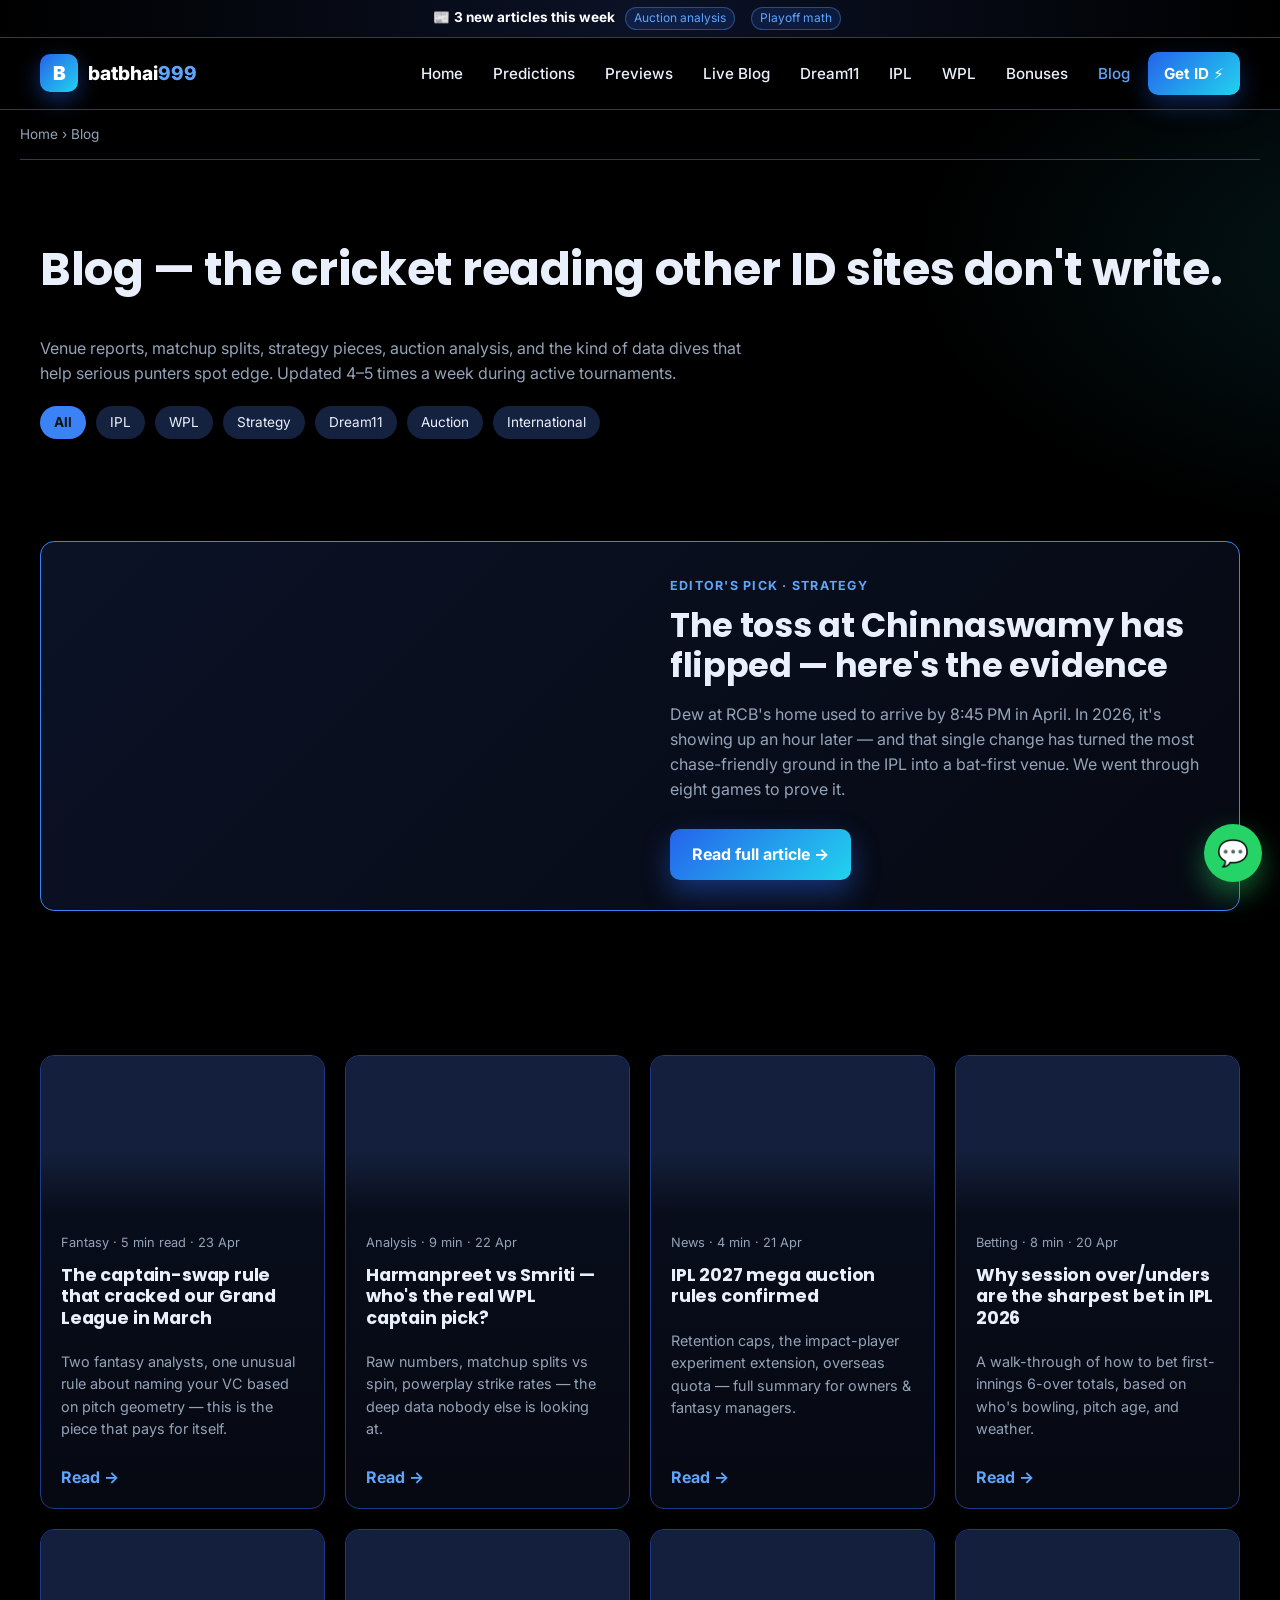
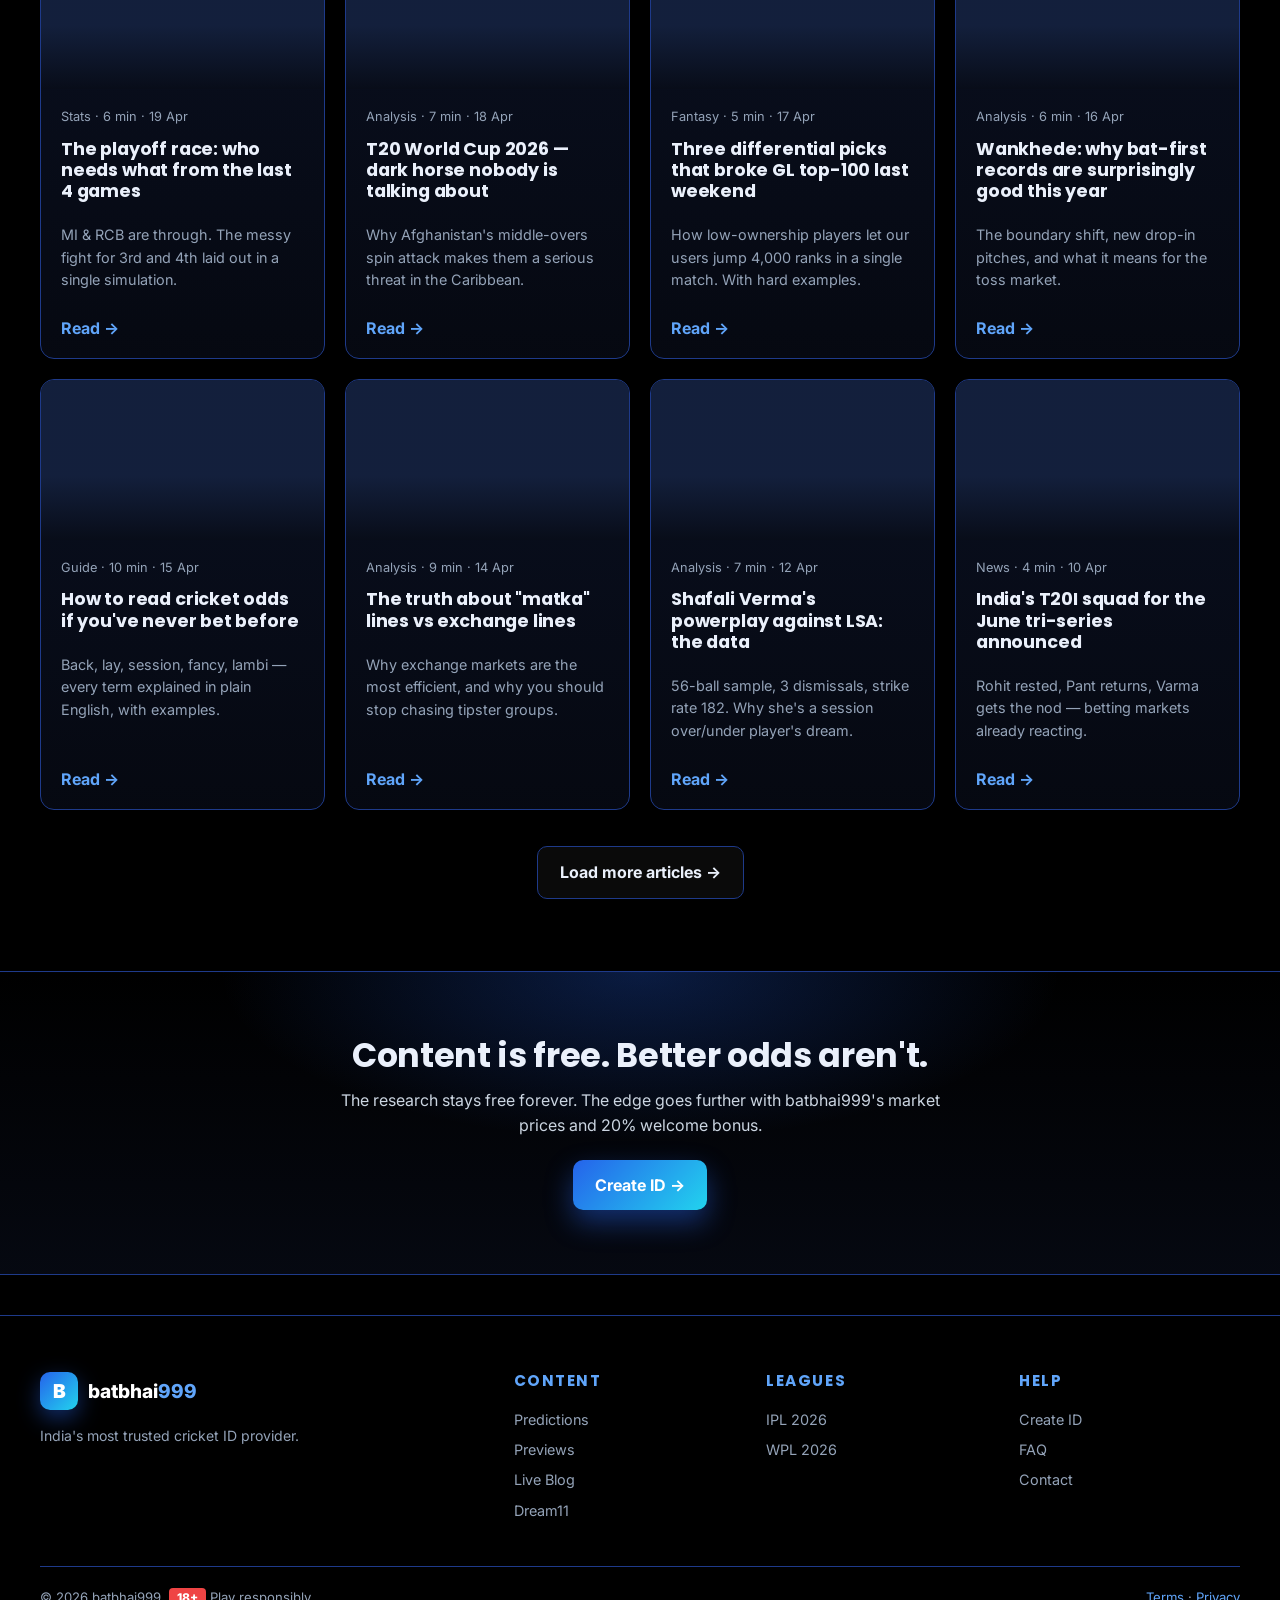
<file: blog.html>
<!DOCTYPE html>
<html lang="en">
<head>
<meta charset="UTF-8">
<meta name="viewport" content="width=device-width, initial-scale=1.0">
<title>Cricket Blog — Analysis, Strategy & Betting Insights | batbhai999</title>
<meta name="description" content="Deep-dive cricket analysis, venue reports, strategy pieces and betting insights from India's sharpest cricket analyst desk. Updated daily during IPL & WPL.">
<link rel="stylesheet" href="css/style.css">
<link href="https://fonts.googleapis.com/css2?family=Inter:wght@400;500;600;700;800&family=Poppins:wght@600;700;800;900&display=swap" rel="stylesheet">
</head>
<body>

<div class="topbar">📰 <strong>3 new articles this week</strong> <span class="pill">Auction analysis</span> <span class="pill">Playoff math</span></div>

<nav class="nav">
  <div class="nav-inner">
    <a href="index.html" class="brand"><div class="logo">B</div><span>batbhai<em>999</em></span></a>
    <button class="mobile-toggle" aria-label="Menu">☰</button>
    <div class="menu">
      <a href="index.html">Home</a>
      <a href="predictions.html">Predictions</a>
      <a href="match-preview.html">Previews</a>
      <a href="live-blog.html">Live Blog</a>
      <a href="dream11.html">Dream11</a>
      <a href="ipl.html">IPL</a>
      <a href="wpl.html">WPL</a>
      <a href="bonuses.html">Bonuses</a>
      <a href="blog.html" style="color:var(--gold-2);">Blog</a>
      <a href="create-id.html" class="cta">Get ID ⚡</a>
    </div>
  </div>
</nav>

<div class="container breadcrumb"><a href="index.html">Home</a> › Blog</div>

<section style="padding:44px 0 30px;">
  <div class="container">
    <h1>Blog — the cricket reading other ID sites don't write.</h1>
    <p class="muted" style="max-width:720px;">Venue reports, matchup splits, strategy pieces, auction analysis, and the kind of data dives that help serious punters spot edge. Updated 4–5 times a week during active tournaments.</p>

    <div style="display:flex;gap:10px;flex-wrap:wrap;margin-top:20px;">
      <a href="#" style="background:var(--gold);color:#111;padding:6px 14px;border-radius:999px;font-weight:700;font-size:.85rem;">All</a>
      <a href="#" style="background:var(--bg-3);color:var(--text);padding:6px 14px;border-radius:999px;font-size:.85rem;">IPL</a>
      <a href="#" style="background:var(--bg-3);color:var(--text);padding:6px 14px;border-radius:999px;font-size:.85rem;">WPL</a>
      <a href="#" style="background:var(--bg-3);color:var(--text);padding:6px 14px;border-radius:999px;font-size:.85rem;">Strategy</a>
      <a href="#" style="background:var(--bg-3);color:var(--text);padding:6px 14px;border-radius:999px;font-size:.85rem;">Dream11</a>
      <a href="#" style="background:var(--bg-3);color:var(--text);padding:6px 14px;border-radius:999px;font-size:.85rem;">Auction</a>
      <a href="#" style="background:var(--bg-3);color:var(--text);padding:6px 14px;border-radius:999px;font-size:.85rem;">International</a>
    </div>
  </div>
</section>

<!-- Featured -->
<section>
  <div class="container">
    <div style="background:linear-gradient(135deg,var(--bg-2),var(--bg-1));border:1px solid var(--gold);border-radius:14px;padding:0;overflow:hidden;display:grid;grid-template-columns:1fr 1fr;">
      <div style="min-height:320px;background-image:url('https://images.unsplash.com/photo-1540747913346-19e32dc3e97e?auto=format&fit=crop&w=1200&q=75');background-size:cover;background-position:center;"></div>
      <div style="padding:30px;">
        <span style="color:var(--gold-2);font-size:.78rem;font-weight:700;text-transform:uppercase;letter-spacing:.1em;">Editor's pick · Strategy</span>
        <h2 style="margin:10px 0;">The toss at Chinnaswamy has flipped — here's the evidence</h2>
        <p class="muted">Dew at RCB's home used to arrive by 8:45 PM in April. In 2026, it's showing up an hour later — and that single change has turned the most chase-friendly ground in the IPL into a bat-first venue. We went through eight games to prove it.</p>
        <a href="#" class="btn btn-primary" style="margin-top:12px;">Read full article →</a>
      </div>
    </div>
  </div>
</section>

<!-- Article grid -->
<section>
  <div class="container">
    <div class="card-grid">

      <article class="post"><div class="thumb" style="background-image:url('https://images.unsplash.com/photo-1593341646782-e0b495cff86d?auto=format&fit=crop&w=1000&q=70');"></div><div class="body"><div class="meta">Fantasy · 5 min read · 23 Apr</div><h3>The captain-swap rule that cracked our Grand League in March</h3><p>Two fantasy analysts, one unusual rule about naming your VC based on pitch geometry — this is the piece that pays for itself.</p><a href="#" class="read">Read →</a></div></article>

      <article class="post"><div class="thumb" style="background-image:url('https://images.unsplash.com/photo-1531415074968-036ba1b575da?auto=format&fit=crop&w=1000&q=70');"></div><div class="body"><div class="meta">Analysis · 9 min · 22 Apr</div><h3>Harmanpreet vs Smriti — who's the real WPL captain pick?</h3><p>Raw numbers, matchup splits vs spin, powerplay strike rates — the deep data nobody else is looking at.</p><a href="#" class="read">Read →</a></div></article>

      <article class="post"><div class="thumb" style="background-image:url('https://images.unsplash.com/photo-1606925797300-0b35e9d1794e?auto=format&fit=crop&w=1000&q=70');"></div><div class="body"><div class="meta">News · 4 min · 21 Apr</div><h3>IPL 2027 mega auction rules confirmed</h3><p>Retention caps, the impact-player experiment extension, overseas quota — full summary for owners &amp; fantasy managers.</p><a href="#" class="read">Read →</a></div></article>

      <article class="post"><div class="thumb" style="background-image:url('https://images.unsplash.com/photo-1599050751795-6cdaafbc2319?auto=format&fit=crop&w=1000&q=70');"></div><div class="body"><div class="meta">Betting · 8 min · 20 Apr</div><h3>Why session over/unders are the sharpest bet in IPL 2026</h3><p>A walk-through of how to bet first-innings 6-over totals, based on who's bowling, pitch age, and weather.</p><a href="#" class="read">Read →</a></div></article>

      <article class="post"><div class="thumb" style="background-image:url('https://images.unsplash.com/photo-1571019613454-1cb2f99b2d8b?auto=format&fit=crop&w=1000&q=70');"></div><div class="body"><div class="meta">Stats · 6 min · 19 Apr</div><h3>The playoff race: who needs what from the last 4 games</h3><p>MI &amp; RCB are through. The messy fight for 3rd and 4th laid out in a single simulation.</p><a href="#" class="read">Read →</a></div></article>

      <article class="post"><div class="thumb" style="background-image:url('https://images.unsplash.com/photo-1546608235-3310a2494cdf?auto=format&fit=crop&w=1000&q=70');"></div><div class="body"><div class="meta">Analysis · 7 min · 18 Apr</div><h3>T20 World Cup 2026 — dark horse nobody is talking about</h3><p>Why Afghanistan's middle-overs spin attack makes them a serious threat in the Caribbean.</p><a href="#" class="read">Read →</a></div></article>

      <article class="post"><div class="thumb" style="background-image:url('https://images.unsplash.com/photo-1607734834519-d8576ae60ea7?auto=format&fit=crop&w=1000&q=70');"></div><div class="body"><div class="meta">Fantasy · 5 min · 17 Apr</div><h3>Three differential picks that broke GL top-100 last weekend</h3><p>How low-ownership players let our users jump 4,000 ranks in a single match. With hard examples.</p><a href="#" class="read">Read →</a></div></article>

      <article class="post"><div class="thumb" style="background-image:url('https://images.unsplash.com/photo-1584285405429-136bf988919c?auto=format&fit=crop&w=1000&q=70');"></div><div class="body"><div class="meta">Analysis · 6 min · 16 Apr</div><h3>Wankhede: why bat-first records are surprisingly good this year</h3><p>The boundary shift, new drop-in pitches, and what it means for the toss market.</p><a href="#" class="read">Read →</a></div></article>

      <article class="post"><div class="thumb" style="background-image:url('https://images.unsplash.com/photo-1579952363873-27f3bade9f55?auto=format&fit=crop&w=1000&q=70');"></div><div class="body"><div class="meta">Guide · 10 min · 15 Apr</div><h3>How to read cricket odds if you've never bet before</h3><p>Back, lay, session, fancy, lambi — every term explained in plain English, with examples.</p><a href="beginners-guide.html" class="read">Read →</a></div></article>

      <article class="post"><div class="thumb" style="background-image:url('https://images.unsplash.com/photo-1516731415730-0c607149933a?auto=format&fit=crop&w=1000&q=70');"></div><div class="body"><div class="meta">Analysis · 9 min · 14 Apr</div><h3>The truth about "matka" lines vs exchange lines</h3><p>Why exchange markets are the most efficient, and why you should stop chasing tipster groups.</p><a href="#" class="read">Read →</a></div></article>

      <article class="post"><div class="thumb" style="background-image:url('https://images.unsplash.com/photo-1551958219-acbc608c6377?auto=format&fit=crop&w=1000&q=70');"></div><div class="body"><div class="meta">Analysis · 7 min · 12 Apr</div><h3>Shafali Verma's powerplay against LSA: the data</h3><p>56-ball sample, 3 dismissals, strike rate 182. Why she's a session over/under player's dream.</p><a href="#" class="read">Read →</a></div></article>

      <article class="post"><div class="thumb" style="background-image:url('https://images.unsplash.com/photo-1518091043644-c1d4457512c6?auto=format&fit=crop&w=1000&q=70');"></div><div class="body"><div class="meta">News · 4 min · 10 Apr</div><h3>India's T20I squad for the June tri-series announced</h3><p>Rohit rested, Pant returns, Varma gets the nod — betting markets already reacting.</p><a href="#" class="read">Read →</a></div></article>

    </div>

    <div class="center mt-3">
      <a href="#" class="btn btn-ghost">Load more articles →</a>
    </div>
  </div>
</section>

<section class="cta-band">
  <div class="container">
    <h2>Content is free. Better odds aren't.</h2>
    <p>The research stays free forever. The edge goes further with batbhai999's market prices and 20% welcome bonus.</p>
    <div class="hero-ctas center" style="justify-content:center;"><a href="create-id.html" class="btn btn-primary">Create ID →</a></div>
  </div>
</section>

<footer>
  <div class="container">
    <div class="footer-grid">
      <div><div class="brand" style="color:#fff;margin-bottom:14px;"><div class="logo">B</div><span>batbhai<em>999</em></span></div><p class="muted" style="font-size:.88rem;">India's most trusted cricket ID provider.</p></div>
      <div><h4>Content</h4><a href="predictions.html">Predictions</a><a href="match-preview.html">Previews</a><a href="live-blog.html">Live Blog</a><a href="dream11.html">Dream11</a></div>
      <div><h4>Leagues</h4><a href="ipl.html">IPL 2026</a><a href="wpl.html">WPL 2026</a></div>
      <div><h4>Help</h4><a href="create-id.html">Create ID</a><a href="faq.html">FAQ</a><a href="contact.html">Contact</a></div>
    </div>
    <div class="footer-bottom"><div>© 2026 batbhai999. <span class="age-warn">18+</span> Play responsibly.</div><div><a href="#">Terms</a> · <a href="#">Privacy</a></div></div>
  </div>
</footer>
<a href="https://wa.me/19207685046" class="wa-float">💬</a>
<script src="js/main.js"></script>
</body>
</html>
</file>
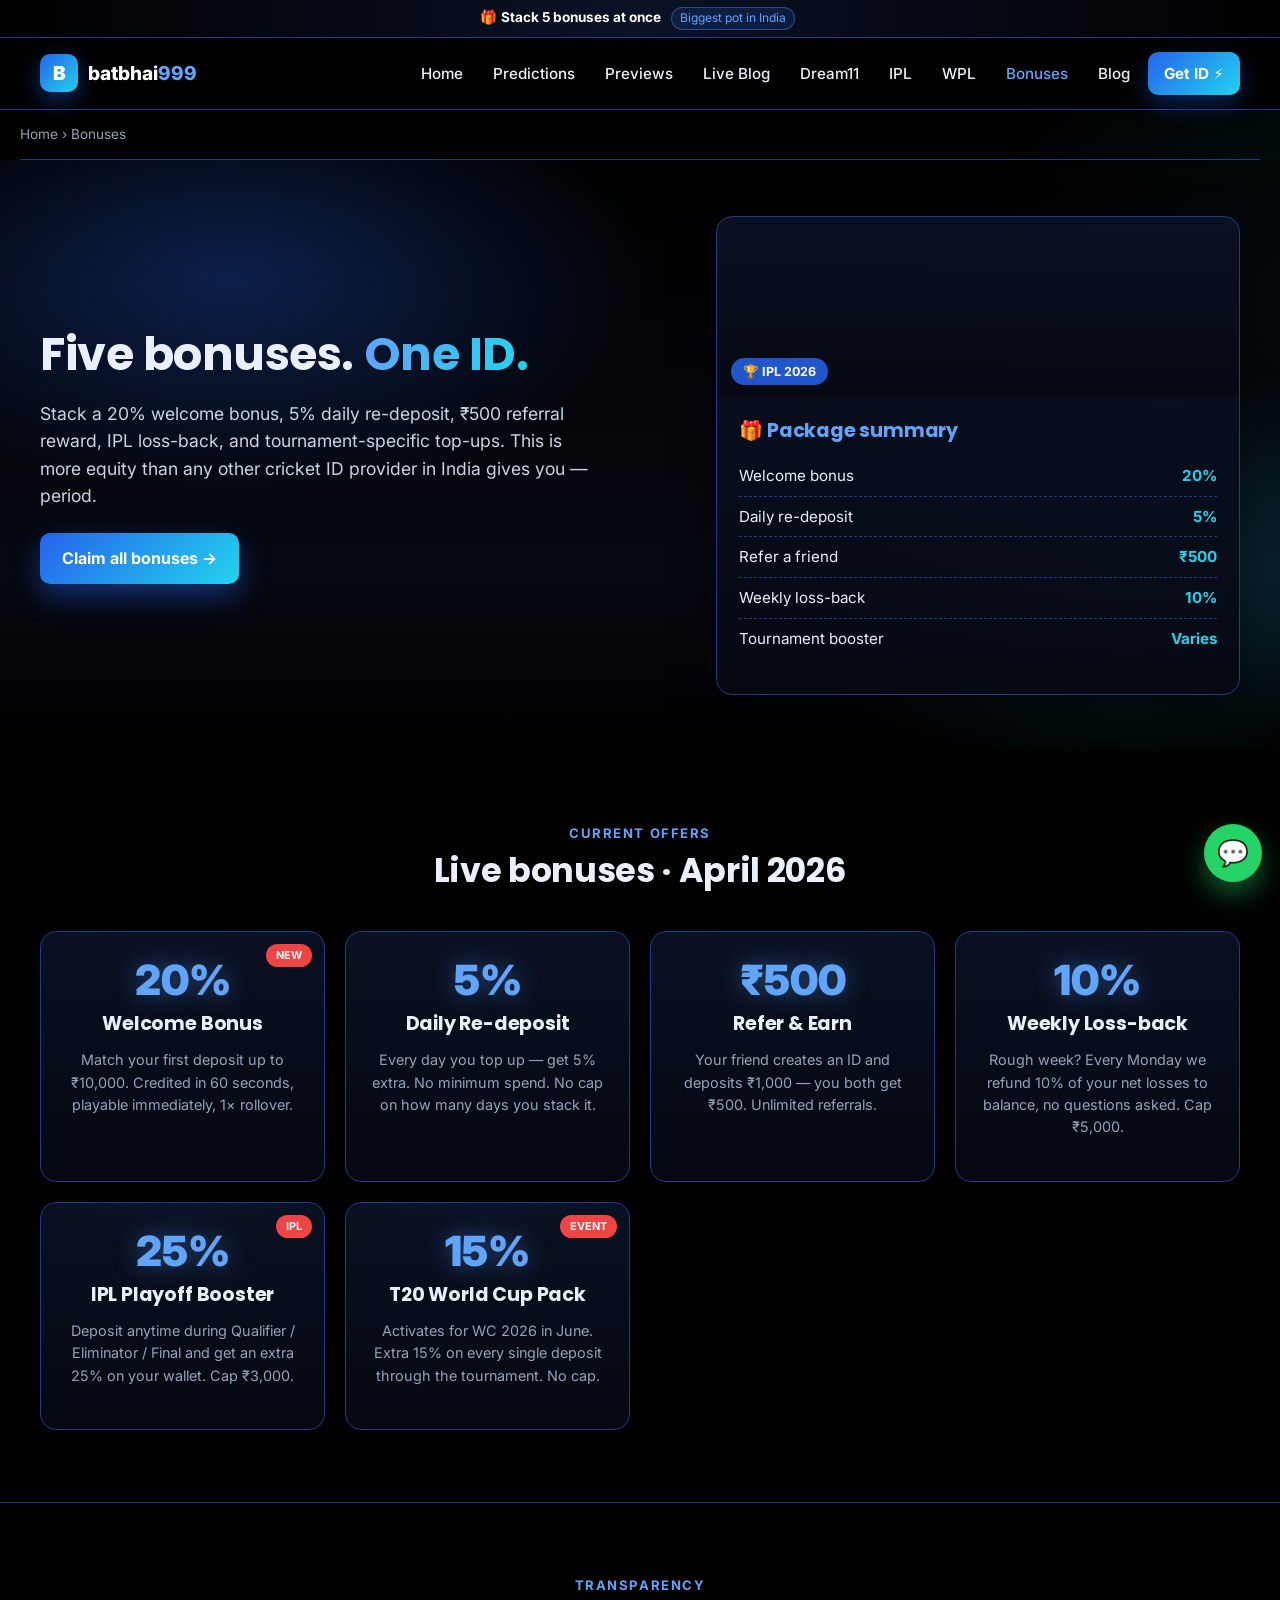
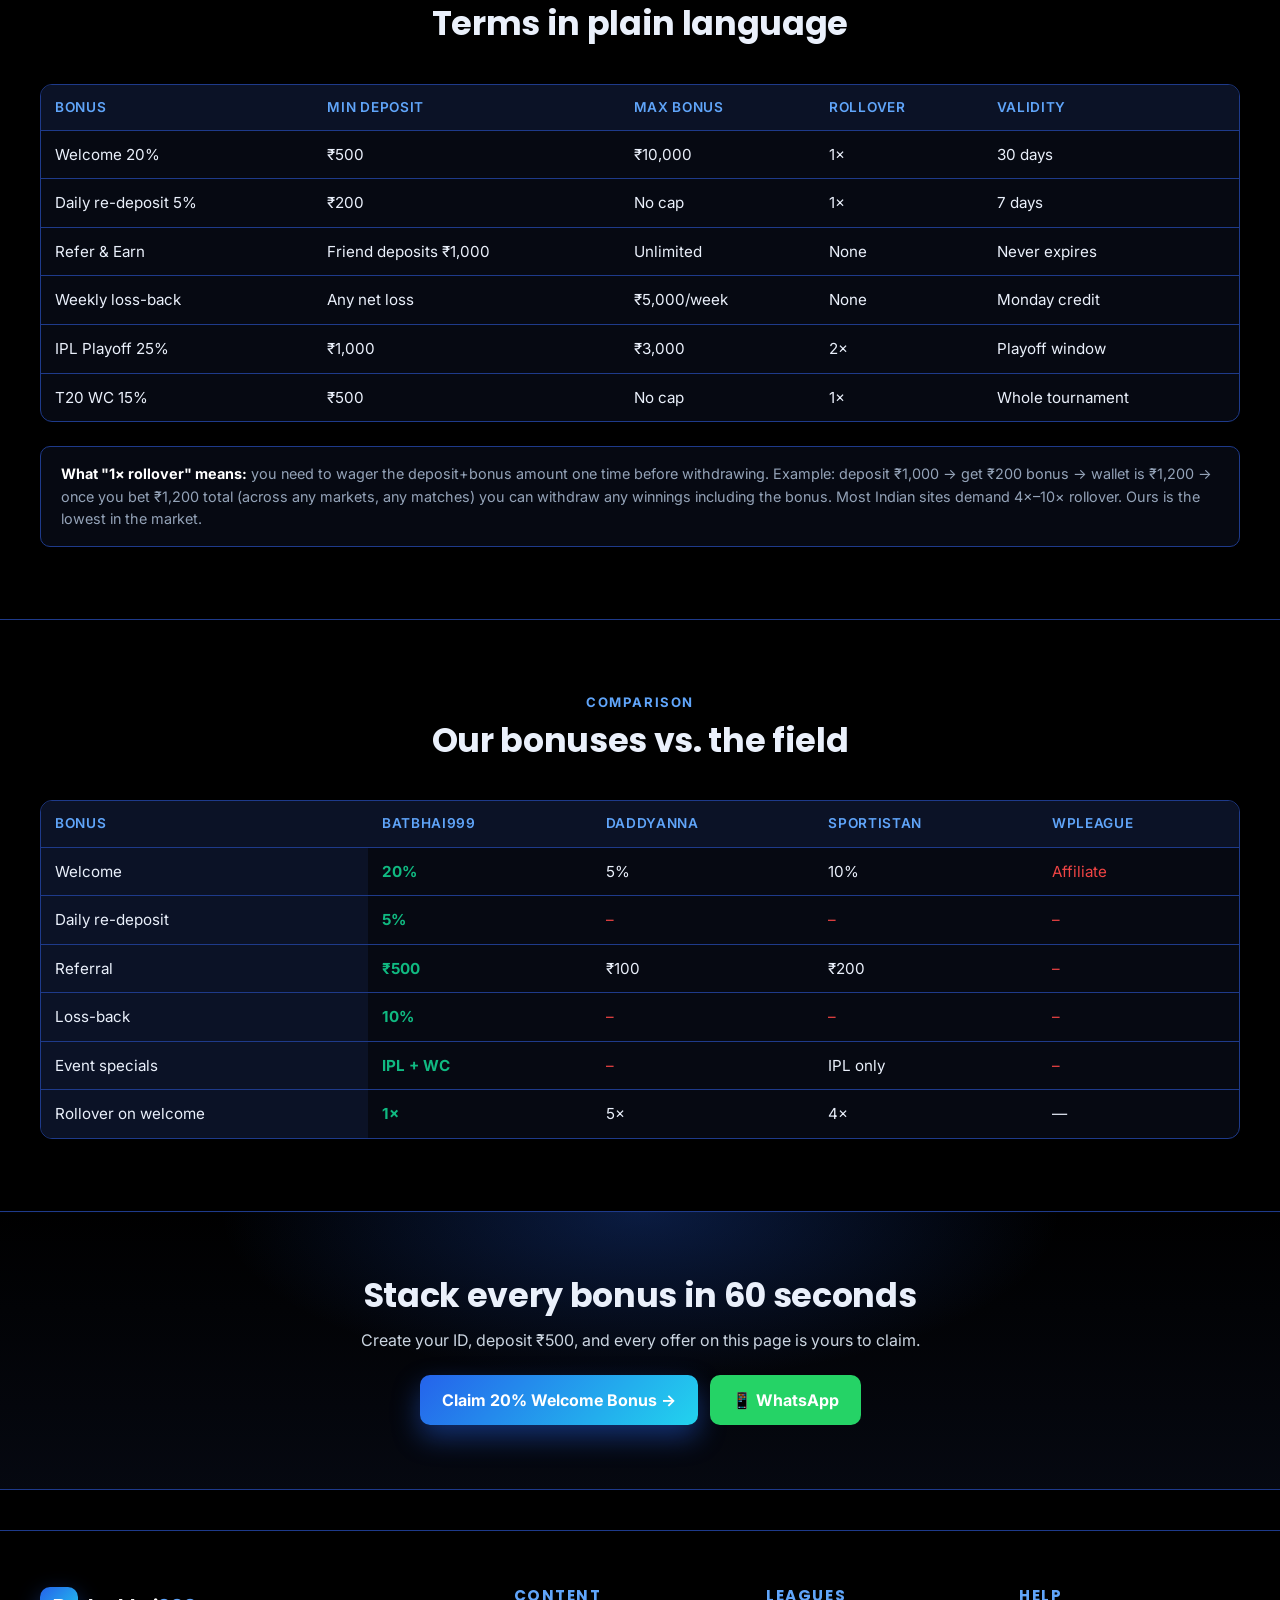
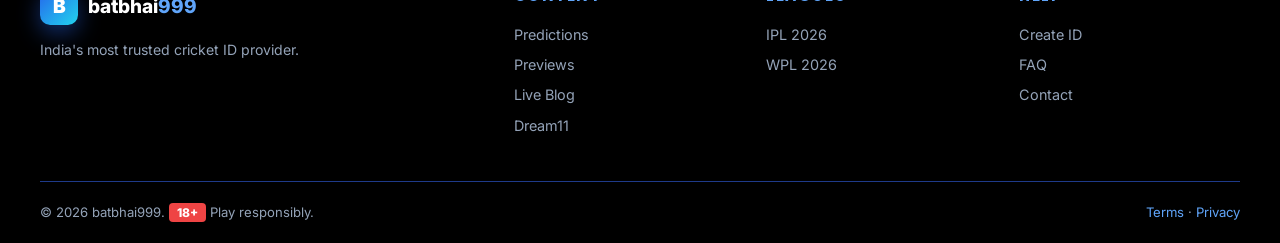
<file: bonuses.html>
<!DOCTYPE html>
<html lang="en">
<head>
<meta charset="UTF-8">
<meta name="viewport" content="width=device-width, initial-scale=1.0">
<title>Cricket ID Bonuses — 20% Welcome + Daily Boost &amp; Referral | batbhai999</title>
<meta name="description" content="India's biggest cricket ID bonuses — 20% welcome bonus up to ₹10,000, 5% daily re-deposit, ₹500 referral reward, plus tournament-specific loyalty rewards.">
<link rel="stylesheet" href="css/style.css">
<link href="https://fonts.googleapis.com/css2?family=Inter:wght@400;500;600;700;800&family=Poppins:wght@600;700;800;900&display=swap" rel="stylesheet">
</head>
<body>

<div class="topbar">🎁 <strong>Stack 5 bonuses at once</strong> <span class="pill">Biggest pot in India</span></div>

<nav class="nav">
  <div class="nav-inner">
    <a href="index.html" class="brand"><div class="logo">B</div><span>batbhai<em>999</em></span></a>
    <button class="mobile-toggle" aria-label="Menu">☰</button>
    <div class="menu">
      <a href="index.html">Home</a>
      <a href="predictions.html">Predictions</a>
      <a href="match-preview.html">Previews</a>
      <a href="live-blog.html">Live Blog</a>
      <a href="dream11.html">Dream11</a>
      <a href="ipl.html">IPL</a>
      <a href="wpl.html">WPL</a>
      <a href="bonuses.html" style="color:var(--gold-2);">Bonuses</a>
      <a href="blog.html">Blog</a>
      <a href="create-id.html" class="cta">Get ID ⚡</a>
    </div>
  </div>
</nav>

<div class="container breadcrumb"><a href="index.html">Home</a> › Bonuses</div>

<header class="hero" style="padding:56px 0;">
  <div class="container hero-grid">
    <div>
      <h1>Five bonuses. <span class="hl">One ID.</span></h1>
      <p class="lead">Stack a 20% welcome bonus, 5% daily re-deposit, ₹500 referral reward, IPL loss-back, and tournament-specific top-ups. This is more equity than any other cricket ID provider in India gives you — period.</p>
      <a href="create-id.html" class="btn btn-primary">Claim all bonuses →</a>
    </div>
    <aside class="hero-card">
      <div class="photo"></div>
      <div class="body">
        <h3>🎁 Package summary</h3>
        <ul>
          <li>Welcome bonus <b>20%</b></li>
          <li>Daily re-deposit <b>5%</b></li>
          <li>Refer a friend <b>₹500</b></li>
          <li>Weekly loss-back <b>10%</b></li>
          <li>Tournament booster <b>Varies</b></li>
        </ul>
      </div>
    </aside>
  </div>
</header>

<!-- Bonus grid -->
<section>
  <div class="container">
    <div class="section-head"><div class="eyebrow">Current offers</div><h2>Live bonuses · April 2026</h2></div>

    <div class="bonus-grid">
      <div class="bonus">
        <span class="badge">New</span>
        <div class="pct">20%</div>
        <h3>Welcome Bonus</h3>
        <p>Match your first deposit up to ₹10,000. Credited in 60 seconds, playable immediately, 1× rollover.</p>
      </div>
      <div class="bonus">
        <div class="pct">5%</div>
        <h3>Daily Re-deposit</h3>
        <p>Every day you top up — get 5% extra. No minimum spend. No cap on how many days you stack it.</p>
      </div>
      <div class="bonus">
        <div class="pct">₹500</div>
        <h3>Refer &amp; Earn</h3>
        <p>Your friend creates an ID and deposits ₹1,000 — you both get ₹500. Unlimited referrals.</p>
      </div>
      <div class="bonus">
        <div class="pct">10%</div>
        <h3>Weekly Loss-back</h3>
        <p>Rough week? Every Monday we refund 10% of your net losses to balance, no questions asked. Cap ₹5,000.</p>
      </div>
      <div class="bonus">
        <span class="badge">IPL</span>
        <div class="pct">25%</div>
        <h3>IPL Playoff Booster</h3>
        <p>Deposit anytime during Qualifier / Eliminator / Final and get an extra 25% on your wallet. Cap ₹3,000.</p>
      </div>
      <div class="bonus">
        <span class="badge">Event</span>
        <div class="pct">15%</div>
        <h3>T20 World Cup Pack</h3>
        <p>Activates for WC 2026 in June. Extra 15% on every single deposit through the tournament. No cap.</p>
      </div>
    </div>
  </div>
</section>

<!-- Terms table -->
<section style="background:var(--bg-0);border-top:1px solid var(--line);border-bottom:1px solid var(--line);">
  <div class="container">
    <div class="section-head"><div class="eyebrow">Transparency</div><h2>Terms in plain language</h2></div>

    <div class="table-wrap">
      <table>
        <thead><tr><th>Bonus</th><th>Min Deposit</th><th>Max Bonus</th><th>Rollover</th><th>Validity</th></tr></thead>
        <tbody>
          <tr><td>Welcome 20%</td><td>₹500</td><td>₹10,000</td><td>1×</td><td>30 days</td></tr>
          <tr><td>Daily re-deposit 5%</td><td>₹200</td><td>No cap</td><td>1×</td><td>7 days</td></tr>
          <tr><td>Refer &amp; Earn</td><td>Friend deposits ₹1,000</td><td>Unlimited</td><td>None</td><td>Never expires</td></tr>
          <tr><td>Weekly loss-back</td><td>Any net loss</td><td>₹5,000/week</td><td>None</td><td>Monday credit</td></tr>
          <tr><td>IPL Playoff 25%</td><td>₹1,000</td><td>₹3,000</td><td>2×</td><td>Playoff window</td></tr>
          <tr><td>T20 WC 15%</td><td>₹500</td><td>No cap</td><td>1×</td><td>Whole tournament</td></tr>
        </tbody>
      </table>
    </div>

    <div style="background:var(--bg-1);border:1px solid var(--line);border-radius:10px;padding:16px 20px;margin-top:24px;font-size:.9rem;color:var(--muted);">
      <b style="color:#fff;">What "1× rollover" means:</b> you need to wager the deposit+bonus amount one time before withdrawing. Example: deposit ₹1,000 → get ₹200 bonus → wallet is ₹1,200 → once you bet ₹1,200 total (across any markets, any matches) you can withdraw any winnings including the bonus. Most Indian sites demand 4×–10× rollover. Ours is the lowest in the market.
    </div>
  </div>
</section>

<!-- Comparison -->
<section>
  <div class="container">
    <div class="section-head"><div class="eyebrow">Comparison</div><h2>Our bonuses vs. the field</h2></div>

    <div class="table-wrap">
      <table class="compare">
        <thead><tr><th>Bonus</th><th>batbhai999</th><th>Daddyanna</th><th>Sportistan</th><th>WPLeague</th></tr></thead>
        <tbody>
          <tr><td>Welcome</td><td class="check">20%</td><td>5%</td><td>10%</td><td class="x">Affiliate</td></tr>
          <tr><td>Daily re-deposit</td><td class="check">5%</td><td class="x">–</td><td class="x">–</td><td class="x">–</td></tr>
          <tr><td>Referral</td><td class="check">₹500</td><td>₹100</td><td>₹200</td><td class="x">–</td></tr>
          <tr><td>Loss-back</td><td class="check">10%</td><td class="x">–</td><td class="x">–</td><td class="x">–</td></tr>
          <tr><td>Event specials</td><td class="check">IPL + WC</td><td class="x">–</td><td>IPL only</td><td class="x">–</td></tr>
          <tr><td>Rollover on welcome</td><td class="check">1×</td><td>5×</td><td>4×</td><td>—</td></tr>
        </tbody>
      </table>
    </div>
  </div>
</section>

<section class="cta-band">
  <div class="container">
    <h2>Stack every bonus in 60 seconds</h2>
    <p>Create your ID, deposit ₹500, and every offer on this page is yours to claim.</p>
    <div class="hero-ctas center" style="justify-content:center;"><a href="create-id.html" class="btn btn-primary">Claim 20% Welcome Bonus →</a><a href="https://wa.me/19207685046" class="btn btn-wa">📱 WhatsApp</a></div>
  </div>
</section>

<footer>
  <div class="container">
    <div class="footer-grid">
      <div><div class="brand" style="color:#fff;margin-bottom:14px;"><div class="logo">B</div><span>batbhai<em>999</em></span></div><p class="muted" style="font-size:.88rem;">India's most trusted cricket ID provider.</p></div>
      <div><h4>Content</h4><a href="predictions.html">Predictions</a><a href="match-preview.html">Previews</a><a href="live-blog.html">Live Blog</a><a href="dream11.html">Dream11</a></div>
      <div><h4>Leagues</h4><a href="ipl.html">IPL 2026</a><a href="wpl.html">WPL 2026</a></div>
      <div><h4>Help</h4><a href="create-id.html">Create ID</a><a href="faq.html">FAQ</a><a href="contact.html">Contact</a></div>
    </div>
    <div class="footer-bottom"><div>© 2026 batbhai999. <span class="age-warn">18+</span> Play responsibly.</div><div><a href="#">Terms</a> · <a href="#">Privacy</a></div></div>
  </div>
</footer>
<a href="https://wa.me/19207685046" class="wa-float">💬</a>
<script src="js/main.js"></script>
</body>
</html>
</file>
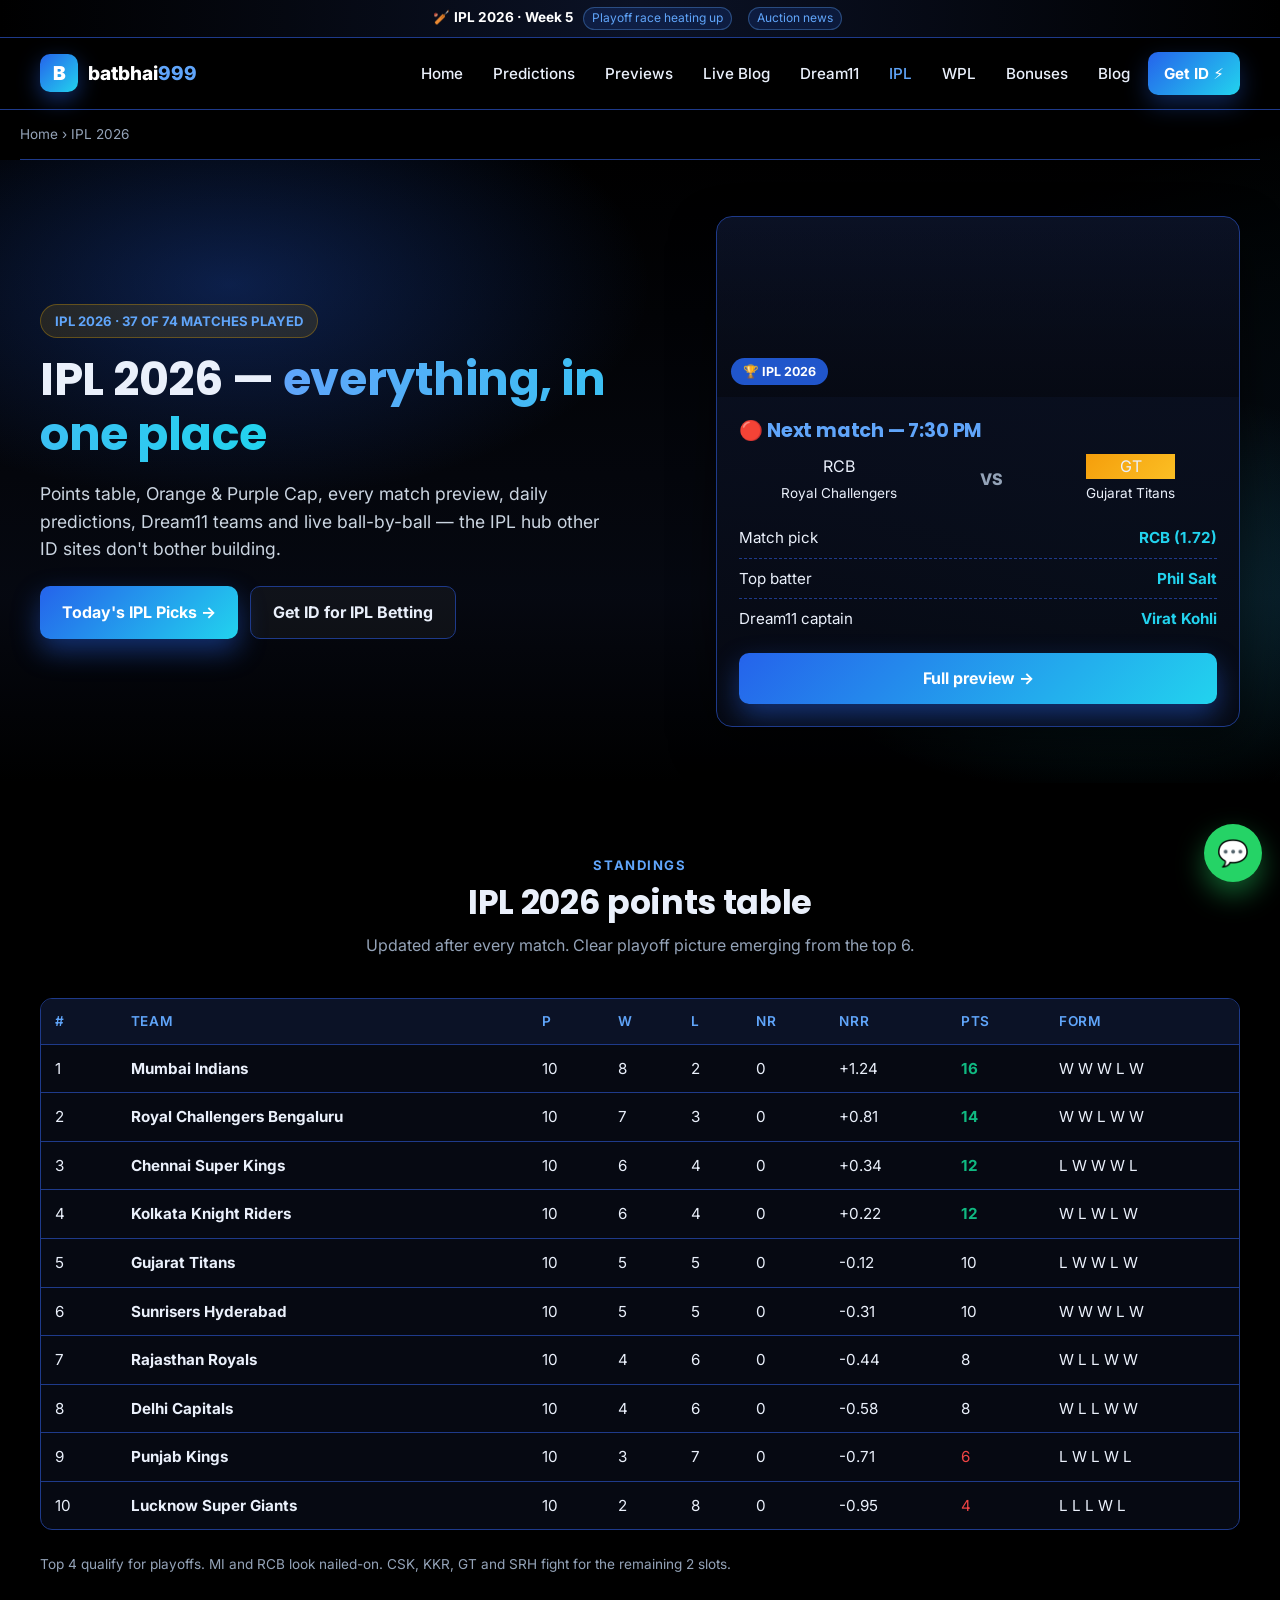
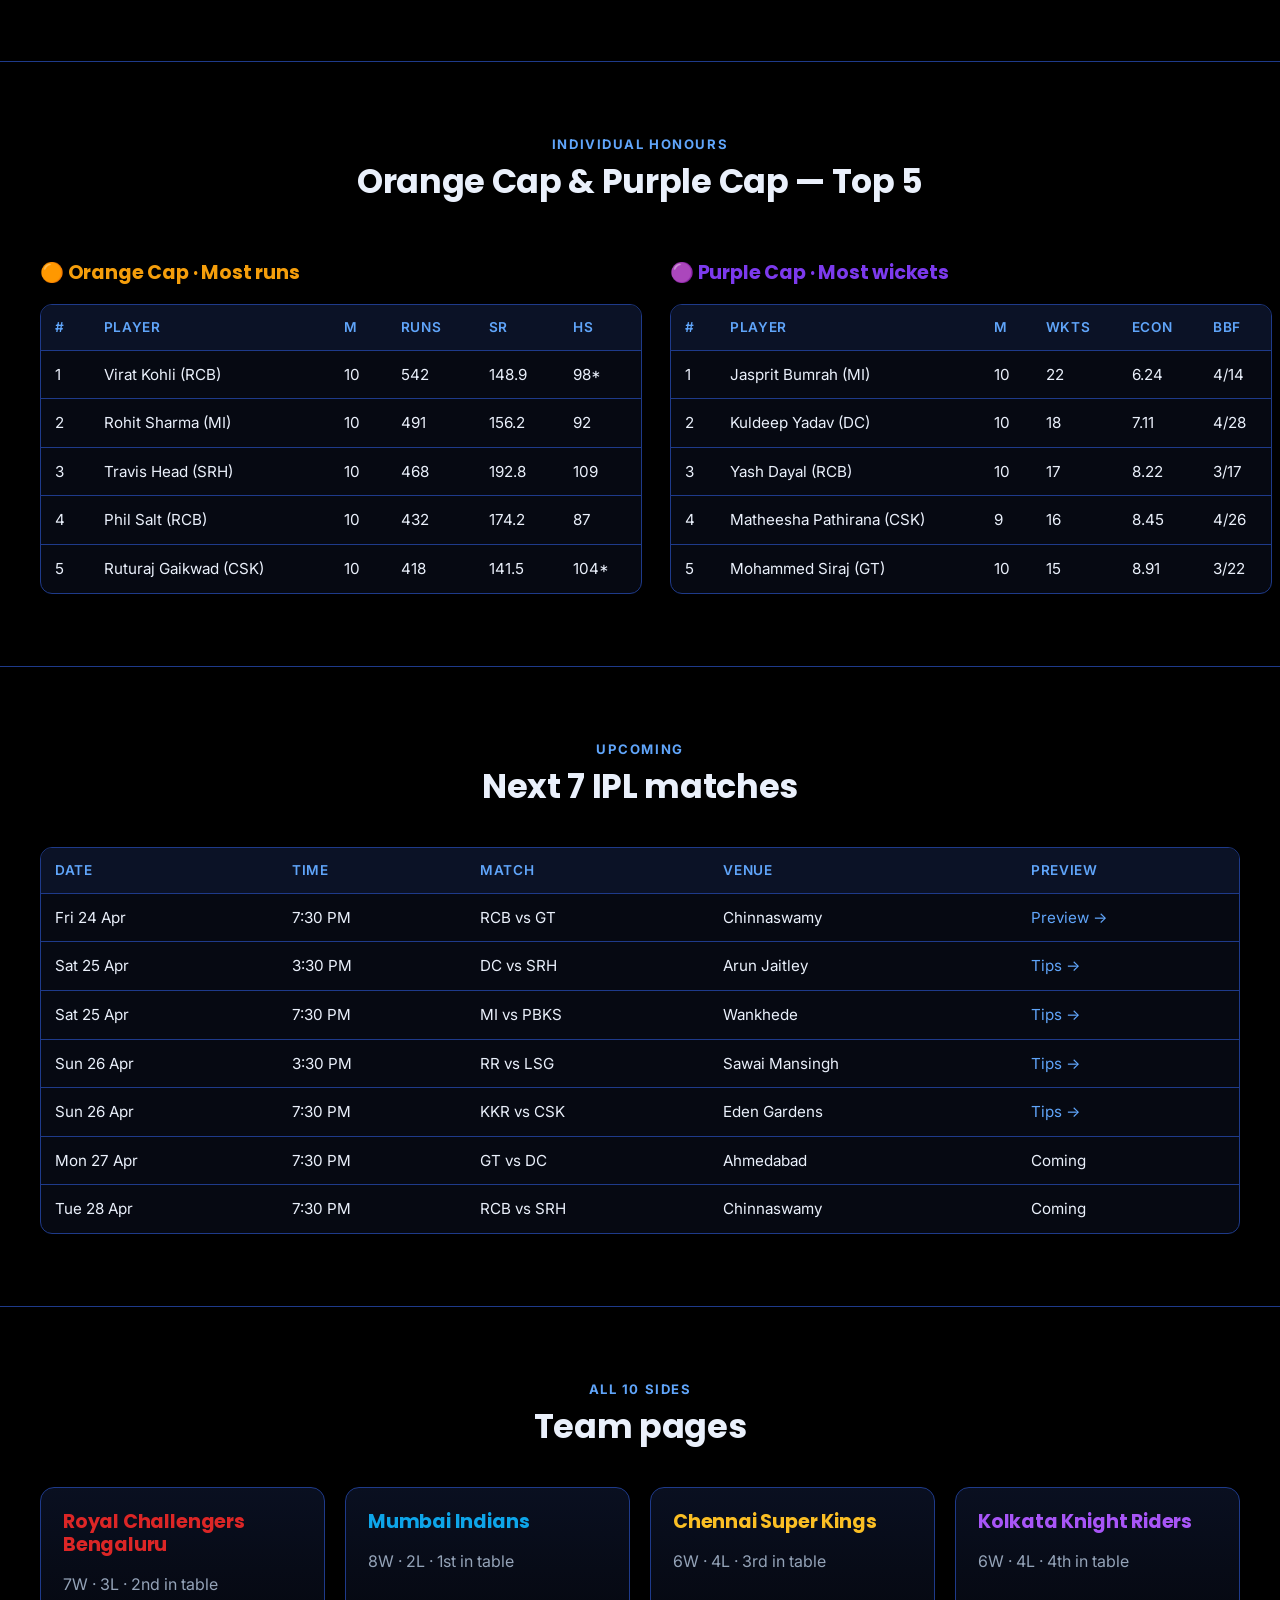
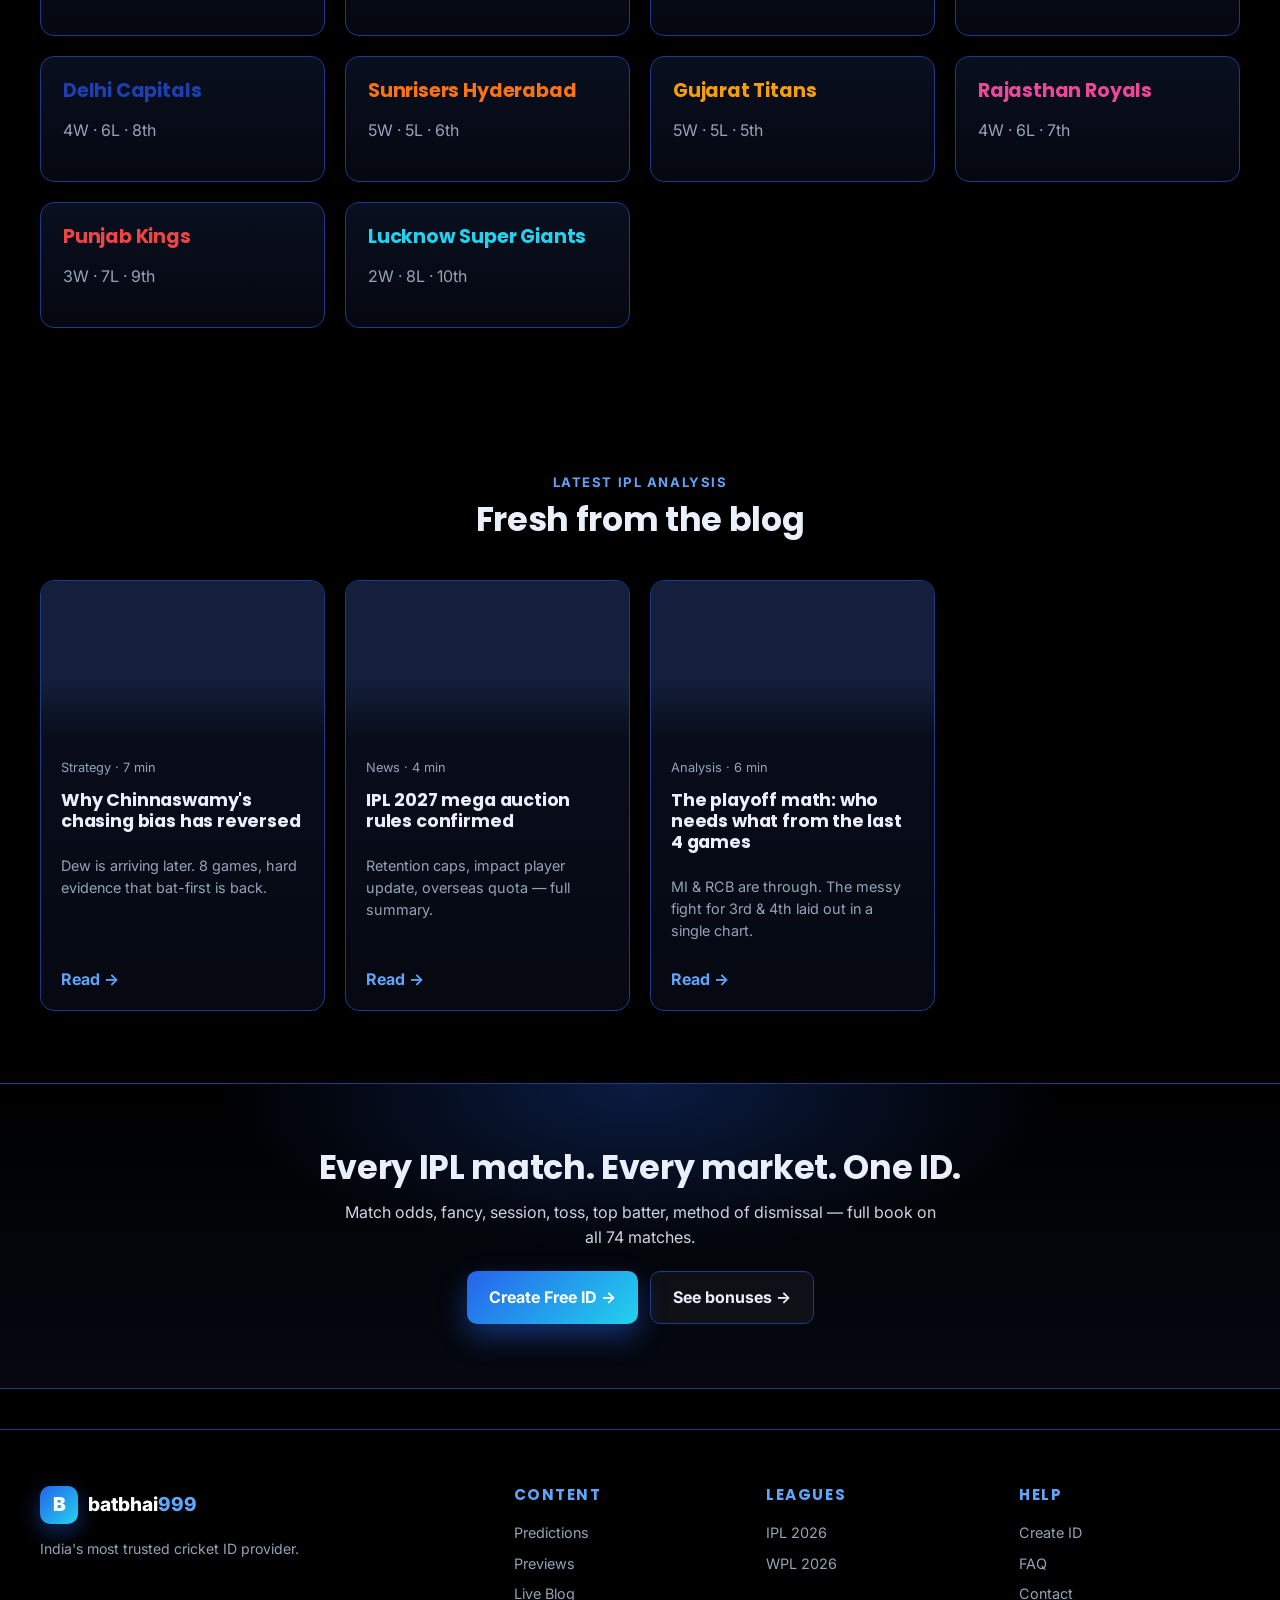
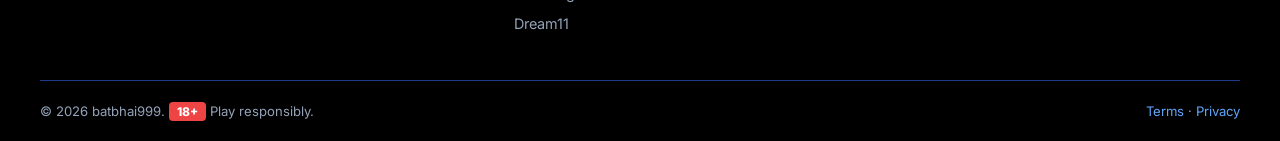
<file: ipl.html>
<!DOCTYPE html>
<html lang="en">
<head>
<meta charset="UTF-8">
<meta name="viewport" content="width=device-width, initial-scale=1.0">
<title>IPL 2026 — Live Scores, Points Table, Orange Cap, Purple Cap | batbhai999</title>
<meta name="description" content="Complete IPL 2026 hub — live scores, updated points table, Orange Cap & Purple Cap standings, schedule, match previews, daily predictions and team-by-team betting coverage.">
<link rel="stylesheet" href="css/style.css">
<link href="https://fonts.googleapis.com/css2?family=Inter:wght@400;500;600;700;800&family=Poppins:wght@600;700;800;900&display=swap" rel="stylesheet">
</head>
<body>

<div class="topbar">🏏 <strong>IPL 2026 · Week 5</strong> <span class="pill">Playoff race heating up</span> <span class="pill">Auction news</span></div>

<nav class="nav">
  <div class="nav-inner">
    <a href="index.html" class="brand"><div class="logo">B</div><span>batbhai<em>999</em></span></a>
    <button class="mobile-toggle" aria-label="Menu">☰</button>
    <div class="menu">
      <a href="index.html">Home</a>
      <a href="predictions.html">Predictions</a>
      <a href="match-preview.html">Previews</a>
      <a href="live-blog.html">Live Blog</a>
      <a href="dream11.html">Dream11</a>
      <a href="ipl.html" style="color:var(--gold-2);">IPL</a>
      <a href="wpl.html">WPL</a>
      <a href="bonuses.html">Bonuses</a>
      <a href="blog.html">Blog</a>
      <a href="create-id.html" class="cta">Get ID ⚡</a>
    </div>
  </div>
</nav>

<div class="container breadcrumb"><a href="index.html">Home</a> › IPL 2026</div>

<header class="hero" style="padding:56px 0;">
  <div class="container hero-grid">
    <div>
      <span style="display:inline-block;background:rgba(245,179,1,.12);color:var(--gold-2);border:1px solid rgba(245,179,1,.3);padding:6px 14px;border-radius:999px;font-size:.82rem;font-weight:700;">IPL 2026 · 37 OF 74 MATCHES PLAYED</span>
      <h1 style="margin-top:14px;">IPL 2026 — <span class="hl">everything, in one place</span></h1>
      <p class="lead">Points table, Orange &amp; Purple Cap, every match preview, daily predictions, Dream11 teams and live ball-by-ball — the IPL hub other ID sites don't bother building.</p>
      <div class="hero-ctas"><a href="predictions.html" class="btn btn-primary">Today's IPL Picks →</a><a href="create-id.html" class="btn btn-ghost">Get ID for IPL Betting</a></div>
    </div>
    <aside class="hero-card">
      <div class="photo"></div>
      <div class="body">
      <h3>🔴 Next match — 7:30 PM</h3>
      <div style="display:flex;justify-content:space-around;align-items:center;margin:12px 0;">
        <div style="text-align:center;"><div class="logo" style="margin:0 auto;">RCB</div><div style="font-size:.85rem;margin-top:4px;">Royal Challengers</div></div>
        <div style="font-weight:800;color:var(--muted);">VS</div>
        <div style="text-align:center;"><div class="logo" style="margin:0 auto;background:linear-gradient(135deg,#f59e0b,#fbbf24);">GT</div><div style="font-size:.85rem;margin-top:4px;">Gujarat Titans</div></div>
      </div>
      <ul>
        <li>Match pick <b>RCB (1.72)</b></li>
        <li>Top batter <b>Phil Salt</b></li>
        <li>Dream11 captain <b>Virat Kohli</b></li>
      </ul>
      <a href="match-preview.html" class="btn btn-primary" style="width:100%;justify-content:center;">Full preview →</a>
      </div>
    </aside>
  </div>
</header>

<!-- Points table -->
<section>
  <div class="container">
    <div class="section-head">
      <div class="eyebrow">Standings</div>
      <h2>IPL 2026 points table</h2>
      <p>Updated after every match. Clear playoff picture emerging from the top 6.</p>
    </div>

    <div class="table-wrap">
      <table>
        <thead><tr><th>#</th><th>Team</th><th>P</th><th>W</th><th>L</th><th>NR</th><th>NRR</th><th>Pts</th><th>Form</th></tr></thead>
        <tbody>
          <tr><td>1</td><td><b>Mumbai Indians</b></td><td>10</td><td>8</td><td>2</td><td>0</td><td>+1.24</td><td class="win">16</td><td>W W W L W</td></tr>
          <tr><td>2</td><td><b>Royal Challengers Bengaluru</b></td><td>10</td><td>7</td><td>3</td><td>0</td><td>+0.81</td><td class="win">14</td><td>W W L W W</td></tr>
          <tr><td>3</td><td><b>Chennai Super Kings</b></td><td>10</td><td>6</td><td>4</td><td>0</td><td>+0.34</td><td class="win">12</td><td>L W W W L</td></tr>
          <tr><td>4</td><td><b>Kolkata Knight Riders</b></td><td>10</td><td>6</td><td>4</td><td>0</td><td>+0.22</td><td class="win">12</td><td>W L W L W</td></tr>
          <tr><td>5</td><td><b>Gujarat Titans</b></td><td>10</td><td>5</td><td>5</td><td>0</td><td>-0.12</td><td>10</td><td>L W W L W</td></tr>
          <tr><td>6</td><td><b>Sunrisers Hyderabad</b></td><td>10</td><td>5</td><td>5</td><td>0</td><td>-0.31</td><td>10</td><td>W W W L W</td></tr>
          <tr><td>7</td><td><b>Rajasthan Royals</b></td><td>10</td><td>4</td><td>6</td><td>0</td><td>-0.44</td><td>8</td><td>W L L W W</td></tr>
          <tr><td>8</td><td><b>Delhi Capitals</b></td><td>10</td><td>4</td><td>6</td><td>0</td><td>-0.58</td><td>8</td><td>W L L W W</td></tr>
          <tr><td>9</td><td><b>Punjab Kings</b></td><td>10</td><td>3</td><td>7</td><td>0</td><td>-0.71</td><td class="loss">6</td><td>L W L W L</td></tr>
          <tr><td>10</td><td><b>Lucknow Super Giants</b></td><td>10</td><td>2</td><td>8</td><td>0</td><td>-0.95</td><td class="loss">4</td><td>L L L W L</td></tr>
        </tbody>
      </table>
    </div>
    <p class="muted mt-2" style="font-size:.85rem;">Top 4 qualify for playoffs. MI and RCB look nailed-on. CSK, KKR, GT and SRH fight for the remaining 2 slots.</p>
  </div>
</section>

<!-- Orange & Purple Cap -->
<section style="background:var(--bg-0);border-top:1px solid var(--line);border-bottom:1px solid var(--line);">
  <div class="container">
    <div class="section-head">
      <div class="eyebrow">Individual honours</div>
      <h2>Orange Cap &amp; Purple Cap — Top 5</h2>
    </div>

    <div class="row-2">
      <div>
        <h3 style="color:#f59e0b;">🟠 Orange Cap · Most runs</h3>
        <div class="table-wrap">
          <table>
            <thead><tr><th>#</th><th>Player</th><th>M</th><th>Runs</th><th>SR</th><th>HS</th></tr></thead>
            <tbody>
              <tr><td>1</td><td>Virat Kohli (RCB)</td><td>10</td><td>542</td><td>148.9</td><td>98*</td></tr>
              <tr><td>2</td><td>Rohit Sharma (MI)</td><td>10</td><td>491</td><td>156.2</td><td>92</td></tr>
              <tr><td>3</td><td>Travis Head (SRH)</td><td>10</td><td>468</td><td>192.8</td><td>109</td></tr>
              <tr><td>4</td><td>Phil Salt (RCB)</td><td>10</td><td>432</td><td>174.2</td><td>87</td></tr>
              <tr><td>5</td><td>Ruturaj Gaikwad (CSK)</td><td>10</td><td>418</td><td>141.5</td><td>104*</td></tr>
            </tbody>
          </table>
        </div>
      </div>
      <div>
        <h3 style="color:#7c3aed;">🟣 Purple Cap · Most wickets</h3>
        <div class="table-wrap">
          <table>
            <thead><tr><th>#</th><th>Player</th><th>M</th><th>Wkts</th><th>Econ</th><th>BBF</th></tr></thead>
            <tbody>
              <tr><td>1</td><td>Jasprit Bumrah (MI)</td><td>10</td><td>22</td><td>6.24</td><td>4/14</td></tr>
              <tr><td>2</td><td>Kuldeep Yadav (DC)</td><td>10</td><td>18</td><td>7.11</td><td>4/28</td></tr>
              <tr><td>3</td><td>Yash Dayal (RCB)</td><td>10</td><td>17</td><td>8.22</td><td>3/17</td></tr>
              <tr><td>4</td><td>Matheesha Pathirana (CSK)</td><td>9</td><td>16</td><td>8.45</td><td>4/26</td></tr>
              <tr><td>5</td><td>Mohammed Siraj (GT)</td><td>10</td><td>15</td><td>8.91</td><td>3/22</td></tr>
            </tbody>
          </table>
        </div>
      </div>
    </div>
  </div>
</section>

<!-- Schedule -->
<section>
  <div class="container">
    <div class="section-head">
      <div class="eyebrow">Upcoming</div>
      <h2>Next 7 IPL matches</h2>
    </div>
    <div class="table-wrap">
      <table>
        <thead><tr><th>Date</th><th>Time</th><th>Match</th><th>Venue</th><th>Preview</th></tr></thead>
        <tbody>
          <tr><td>Fri 24 Apr</td><td>7:30 PM</td><td>RCB vs GT</td><td>Chinnaswamy</td><td><a href="match-preview.html">Preview →</a></td></tr>
          <tr><td>Sat 25 Apr</td><td>3:30 PM</td><td>DC vs SRH</td><td>Arun Jaitley</td><td><a href="predictions.html">Tips →</a></td></tr>
          <tr><td>Sat 25 Apr</td><td>7:30 PM</td><td>MI vs PBKS</td><td>Wankhede</td><td><a href="predictions.html">Tips →</a></td></tr>
          <tr><td>Sun 26 Apr</td><td>3:30 PM</td><td>RR vs LSG</td><td>Sawai Mansingh</td><td><a href="predictions.html">Tips →</a></td></tr>
          <tr><td>Sun 26 Apr</td><td>7:30 PM</td><td>KKR vs CSK</td><td>Eden Gardens</td><td><a href="predictions.html">Tips →</a></td></tr>
          <tr><td>Mon 27 Apr</td><td>7:30 PM</td><td>GT vs DC</td><td>Ahmedabad</td><td>Coming</td></tr>
          <tr><td>Tue 28 Apr</td><td>7:30 PM</td><td>RCB vs SRH</td><td>Chinnaswamy</td><td>Coming</td></tr>
        </tbody>
      </table>
    </div>
  </div>
</section>

<!-- Teams grid -->
<section style="background:var(--bg-0);border-top:1px solid var(--line);">
  <div class="container">
    <div class="section-head">
      <div class="eyebrow">All 10 sides</div>
      <h2>Team pages</h2>
    </div>

    <div class="card-grid">
      <a href="#" class="card"><h3 style="color:#dc2626;">Royal Challengers Bengaluru</h3><p class="muted">7W · 3L · 2nd in table</p></a>
      <a href="#" class="card"><h3 style="color:#0ea5e9;">Mumbai Indians</h3><p class="muted">8W · 2L · 1st in table</p></a>
      <a href="#" class="card"><h3 style="color:#fbbf24;">Chennai Super Kings</h3><p class="muted">6W · 4L · 3rd in table</p></a>
      <a href="#" class="card"><h3 style="color:#a855f7;">Kolkata Knight Riders</h3><p class="muted">6W · 4L · 4th in table</p></a>
      <a href="#" class="card"><h3 style="color:#1e40af;">Delhi Capitals</h3><p class="muted">4W · 6L · 8th</p></a>
      <a href="#" class="card"><h3 style="color:#f97316;">Sunrisers Hyderabad</h3><p class="muted">5W · 5L · 6th</p></a>
      <a href="#" class="card"><h3 style="color:#f59e0b;">Gujarat Titans</h3><p class="muted">5W · 5L · 5th</p></a>
      <a href="#" class="card"><h3 style="color:#ec4899;">Rajasthan Royals</h3><p class="muted">4W · 6L · 7th</p></a>
      <a href="#" class="card"><h3 style="color:#ef4444;">Punjab Kings</h3><p class="muted">3W · 7L · 9th</p></a>
      <a href="#" class="card"><h3 style="color:#22d3ee;">Lucknow Super Giants</h3><p class="muted">2W · 8L · 10th</p></a>
    </div>
  </div>
</section>

<!-- Recent blog posts -->
<section>
  <div class="container">
    <div class="section-head">
      <div class="eyebrow">Latest IPL analysis</div>
      <h2>Fresh from the blog</h2>
    </div>
    <div class="card-grid">
      <article class="post"><div class="thumb" style="background-image:url('https://images.unsplash.com/photo-1540747913346-19e32dc3e97e?auto=format&fit=crop&w=1000&q=70');"></div><div class="body"><div class="meta">Strategy · 7 min</div><h3>Why Chinnaswamy's chasing bias has reversed</h3><p>Dew is arriving later. 8 games, hard evidence that bat-first is back.</p><a href="blog.html" class="read">Read →</a></div></article>
      <article class="post"><div class="thumb" style="background-image:url('https://images.unsplash.com/photo-1606925797300-0b35e9d1794e?auto=format&fit=crop&w=1000&q=70');"></div><div class="body"><div class="meta">News · 4 min</div><h3>IPL 2027 mega auction rules confirmed</h3><p>Retention caps, impact player update, overseas quota — full summary.</p><a href="blog.html" class="read">Read →</a></div></article>
      <article class="post"><div class="thumb" style="background-image:url('https://images.unsplash.com/photo-1571019613454-1cb2f99b2d8b?auto=format&fit=crop&w=1000&q=70');"></div><div class="body"><div class="meta">Analysis · 6 min</div><h3>The playoff math: who needs what from the last 4 games</h3><p>MI &amp; RCB are through. The messy fight for 3rd &amp; 4th laid out in a single chart.</p><a href="blog.html" class="read">Read →</a></div></article>
    </div>
  </div>
</section>

<section class="cta-band">
  <div class="container">
    <h2>Every IPL match. Every market. One ID.</h2>
    <p>Match odds, fancy, session, toss, top batter, method of dismissal — full book on all 74 matches.</p>
    <div class="hero-ctas center" style="justify-content:center;"><a href="create-id.html" class="btn btn-primary">Create Free ID →</a><a href="bonuses.html" class="btn btn-ghost">See bonuses →</a></div>
  </div>
</section>

<footer>
  <div class="container">
    <div class="footer-grid">
      <div><div class="brand" style="color:#fff;margin-bottom:14px;"><div class="logo">B</div><span>batbhai<em>999</em></span></div><p class="muted" style="font-size:.88rem;">India's most trusted cricket ID provider.</p></div>
      <div><h4>Content</h4><a href="predictions.html">Predictions</a><a href="match-preview.html">Previews</a><a href="live-blog.html">Live Blog</a><a href="dream11.html">Dream11</a></div>
      <div><h4>Leagues</h4><a href="ipl.html">IPL 2026</a><a href="wpl.html">WPL 2026</a></div>
      <div><h4>Help</h4><a href="create-id.html">Create ID</a><a href="faq.html">FAQ</a><a href="contact.html">Contact</a></div>
    </div>
    <div class="footer-bottom"><div>© 2026 batbhai999. <span class="age-warn">18+</span> Play responsibly.</div><div><a href="#">Terms</a> · <a href="#">Privacy</a></div></div>
  </div>
</footer>
<a href="https://wa.me/19207685046" class="wa-float">💬</a>
<script src="js/main.js"></script>
</body>
</html>
</file>
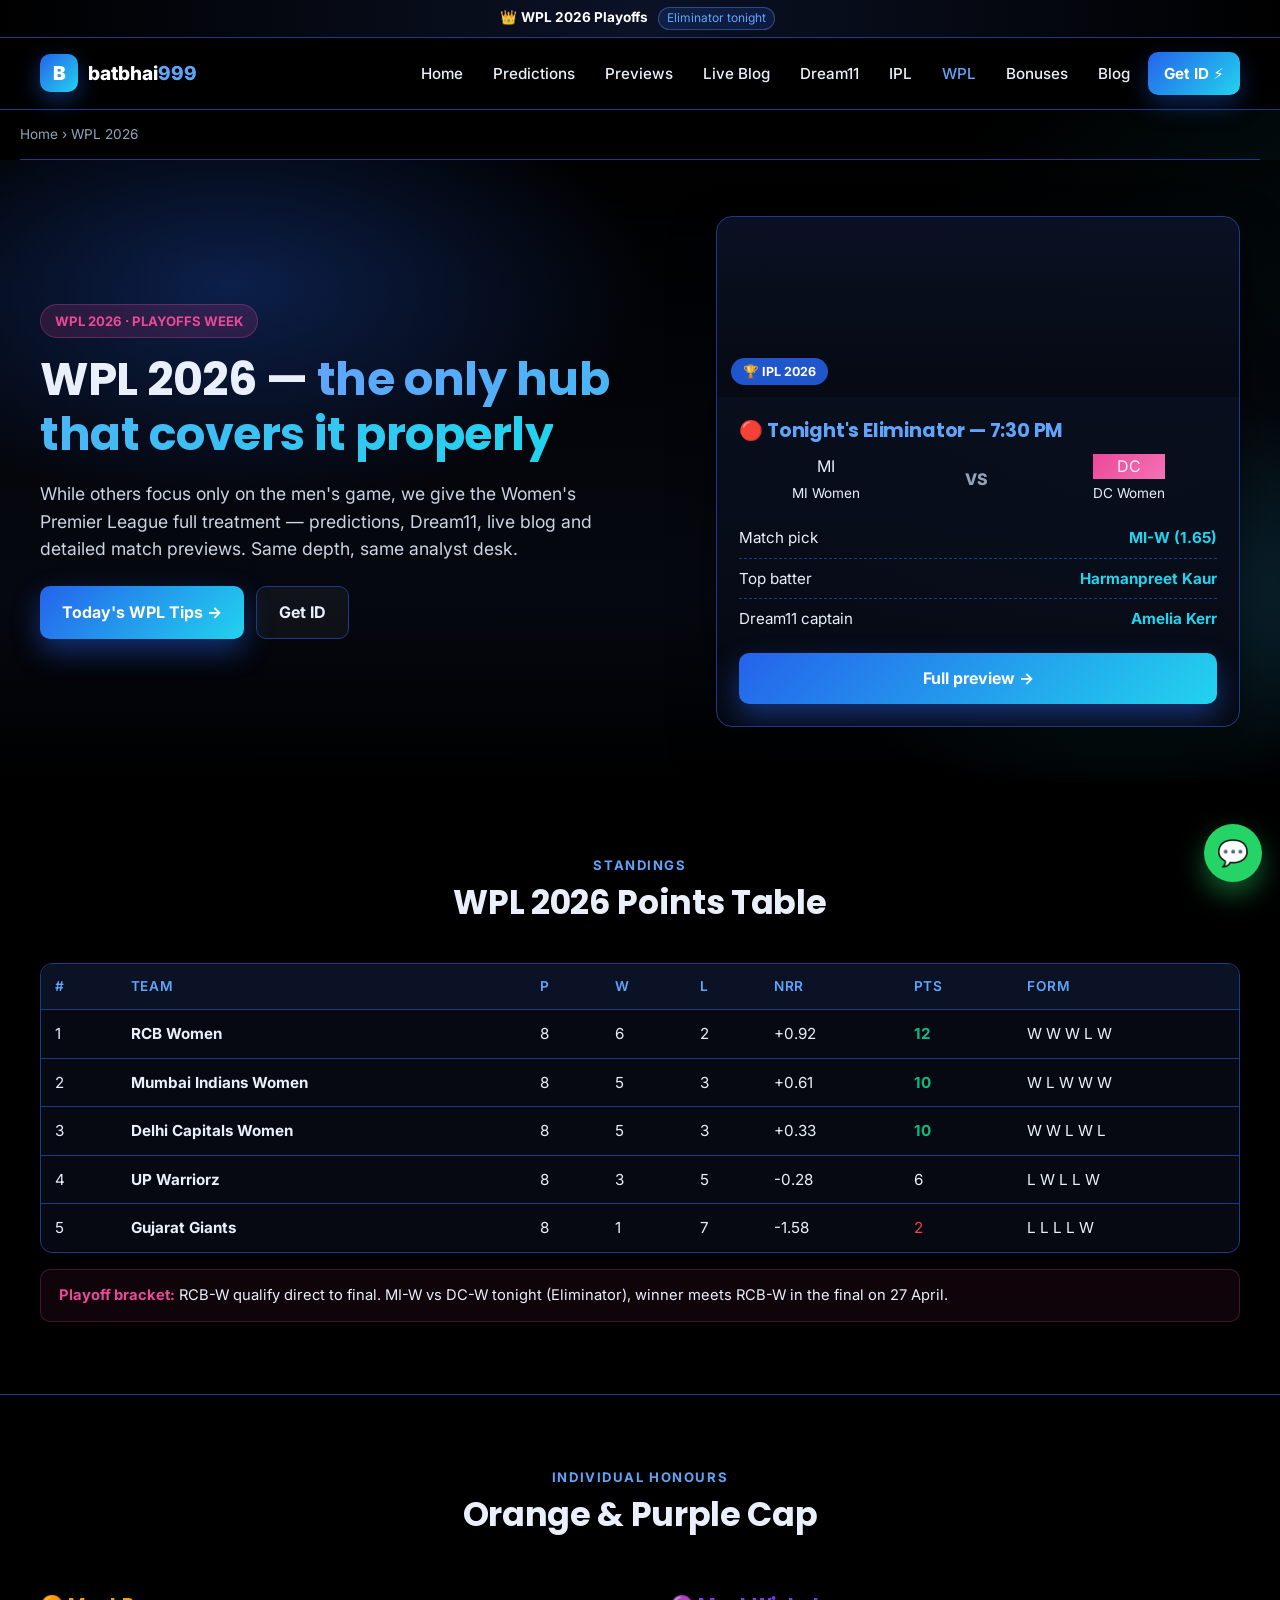
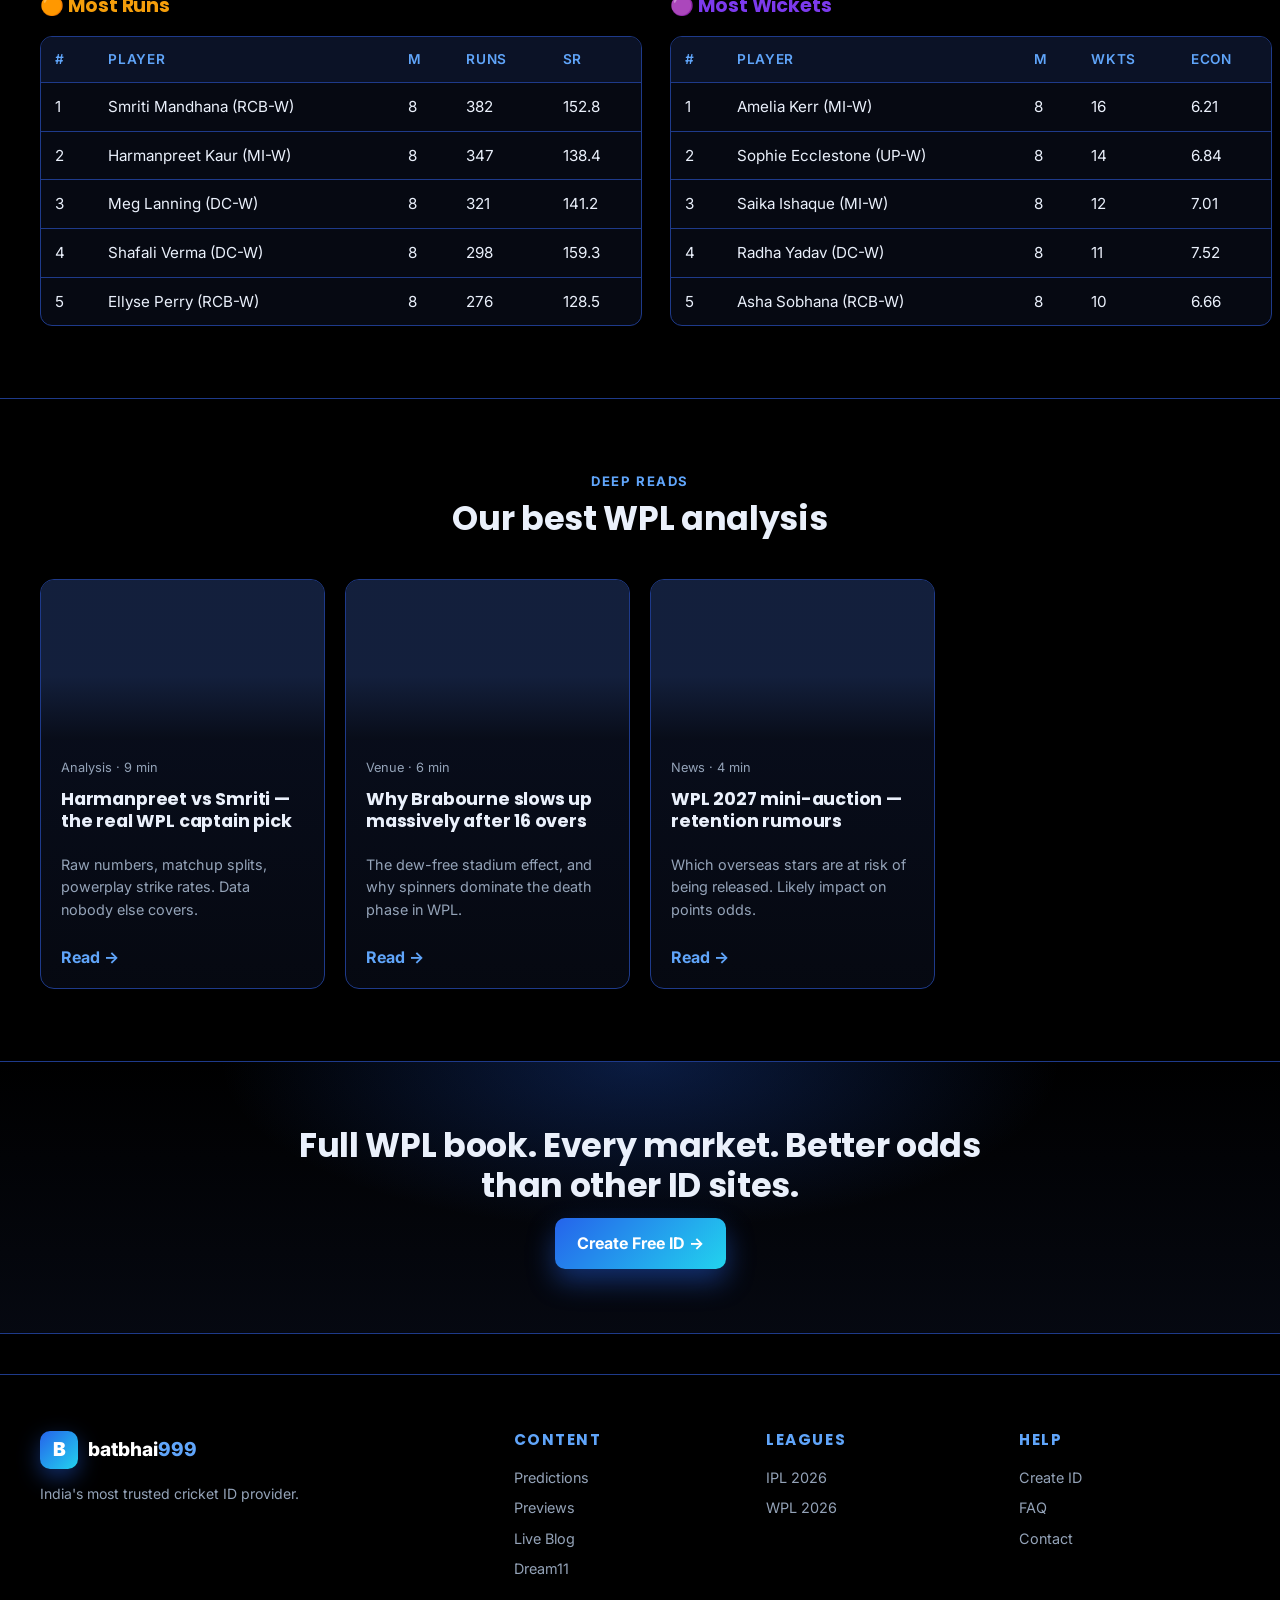
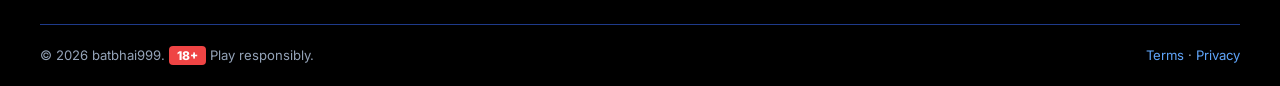
<file: wpl.html>
<!DOCTYPE html>
<html lang="en">
<head>
<meta charset="UTF-8">
<meta name="viewport" content="width=device-width, initial-scale=1.0">
<title>WPL 2026 — Women's Premier League Scores, Points Table &amp; Predictions | batbhai999</title>
<meta name="description" content="Complete WPL 2026 coverage — live scores, points table, top scorers, wicket-takers, match previews and daily predictions for every Women's Premier League fixture.">
<link rel="stylesheet" href="css/style.css">
<link href="https://fonts.googleapis.com/css2?family=Inter:wght@400;500;600;700;800&family=Poppins:wght@600;700;800;900&display=swap" rel="stylesheet">
</head>
<body>

<div class="topbar">👑 <strong>WPL 2026 Playoffs</strong> <span class="pill">Eliminator tonight</span></div>

<nav class="nav">
  <div class="nav-inner">
    <a href="index.html" class="brand"><div class="logo">B</div><span>batbhai<em>999</em></span></a>
    <button class="mobile-toggle" aria-label="Menu">☰</button>
    <div class="menu">
      <a href="index.html">Home</a>
      <a href="predictions.html">Predictions</a>
      <a href="match-preview.html">Previews</a>
      <a href="live-blog.html">Live Blog</a>
      <a href="dream11.html">Dream11</a>
      <a href="ipl.html">IPL</a>
      <a href="wpl.html" style="color:var(--gold-2);">WPL</a>
      <a href="bonuses.html">Bonuses</a>
      <a href="blog.html">Blog</a>
      <a href="create-id.html" class="cta">Get ID ⚡</a>
    </div>
  </div>
</nav>

<div class="container breadcrumb"><a href="index.html">Home</a> › WPL 2026</div>

<header class="hero" style="padding:56px 0;">
  <div class="container hero-grid">
    <div>
      <span style="display:inline-block;background:rgba(236,72,153,.15);color:#ec4899;border:1px solid rgba(236,72,153,.3);padding:6px 14px;border-radius:999px;font-size:.82rem;font-weight:700;">WPL 2026 · PLAYOFFS WEEK</span>
      <h1 style="margin-top:14px;">WPL 2026 — <span class="hl">the only hub that covers it properly</span></h1>
      <p class="lead">While others focus only on the men's game, we give the Women's Premier League full treatment — predictions, Dream11, live blog and detailed match previews. Same depth, same analyst desk.</p>
      <div class="hero-ctas"><a href="predictions.html" class="btn btn-primary">Today's WPL Tips →</a><a href="create-id.html" class="btn btn-ghost">Get ID</a></div>
    </div>
    <aside class="hero-card">
      <div class="photo"></div>
      <div class="body">
      <h3>🔴 Tonight's Eliminator — 7:30 PM</h3>
      <div style="display:flex;justify-content:space-around;align-items:center;margin:12px 0;">
        <div style="text-align:center;"><div class="logo" style="margin:0 auto;">MI</div><div style="font-size:.85rem;margin-top:4px;">MI Women</div></div>
        <div style="font-weight:800;color:var(--muted);">VS</div>
        <div style="text-align:center;"><div class="logo" style="margin:0 auto;background:linear-gradient(135deg,#ec4899,#f472b6);">DC</div><div style="font-size:.85rem;margin-top:4px;">DC Women</div></div>
      </div>
      <ul>
        <li>Match pick <b>MI-W (1.65)</b></li>
        <li>Top batter <b>Harmanpreet Kaur</b></li>
        <li>Dream11 captain <b>Amelia Kerr</b></li>
      </ul>
      <a href="predictions.html" class="btn btn-primary" style="width:100%;justify-content:center;">Full preview →</a>
      </div>
    </aside>
  </div>
</header>

<!-- Points table -->
<section>
  <div class="container">
    <div class="section-head"><div class="eyebrow">Standings</div><h2>WPL 2026 Points Table</h2></div>

    <div class="table-wrap">
      <table>
        <thead><tr><th>#</th><th>Team</th><th>P</th><th>W</th><th>L</th><th>NRR</th><th>Pts</th><th>Form</th></tr></thead>
        <tbody>
          <tr><td>1</td><td><b>RCB Women</b></td><td>8</td><td>6</td><td>2</td><td>+0.92</td><td class="win">12</td><td>W W W L W</td></tr>
          <tr><td>2</td><td><b>Mumbai Indians Women</b></td><td>8</td><td>5</td><td>3</td><td>+0.61</td><td class="win">10</td><td>W L W W W</td></tr>
          <tr><td>3</td><td><b>Delhi Capitals Women</b></td><td>8</td><td>5</td><td>3</td><td>+0.33</td><td class="win">10</td><td>W W L W L</td></tr>
          <tr><td>4</td><td><b>UP Warriorz</b></td><td>8</td><td>3</td><td>5</td><td>-0.28</td><td>6</td><td>L W L L W</td></tr>
          <tr><td>5</td><td><b>Gujarat Giants</b></td><td>8</td><td>1</td><td>7</td><td>-1.58</td><td class="loss">2</td><td>L L L L W</td></tr>
        </tbody>
      </table>
    </div>

    <div style="background:rgba(236,72,153,.06);border:1px solid rgba(236,72,153,.25);border-radius:10px;padding:14px 18px;margin-top:16px;font-size:.92rem;">
      <b style="color:#ec4899;">Playoff bracket:</b> RCB-W qualify direct to final. MI-W vs DC-W tonight (Eliminator), winner meets RCB-W in the final on 27 April.
    </div>
  </div>
</section>

<!-- Leading run scorers / wicket takers -->
<section style="background:var(--bg-0);border-top:1px solid var(--line);border-bottom:1px solid var(--line);">
  <div class="container">
    <div class="section-head"><div class="eyebrow">Individual honours</div><h2>Orange &amp; Purple Cap</h2></div>

    <div class="row-2">
      <div>
        <h3 style="color:#f59e0b;">🟠 Most Runs</h3>
        <div class="table-wrap">
          <table>
            <thead><tr><th>#</th><th>Player</th><th>M</th><th>Runs</th><th>SR</th></tr></thead>
            <tbody>
              <tr><td>1</td><td>Smriti Mandhana (RCB-W)</td><td>8</td><td>382</td><td>152.8</td></tr>
              <tr><td>2</td><td>Harmanpreet Kaur (MI-W)</td><td>8</td><td>347</td><td>138.4</td></tr>
              <tr><td>3</td><td>Meg Lanning (DC-W)</td><td>8</td><td>321</td><td>141.2</td></tr>
              <tr><td>4</td><td>Shafali Verma (DC-W)</td><td>8</td><td>298</td><td>159.3</td></tr>
              <tr><td>5</td><td>Ellyse Perry (RCB-W)</td><td>8</td><td>276</td><td>128.5</td></tr>
            </tbody>
          </table>
        </div>
      </div>
      <div>
        <h3 style="color:#7c3aed;">🟣 Most Wickets</h3>
        <div class="table-wrap">
          <table>
            <thead><tr><th>#</th><th>Player</th><th>M</th><th>Wkts</th><th>Econ</th></tr></thead>
            <tbody>
              <tr><td>1</td><td>Amelia Kerr (MI-W)</td><td>8</td><td>16</td><td>6.21</td></tr>
              <tr><td>2</td><td>Sophie Ecclestone (UP-W)</td><td>8</td><td>14</td><td>6.84</td></tr>
              <tr><td>3</td><td>Saika Ishaque (MI-W)</td><td>8</td><td>12</td><td>7.01</td></tr>
              <tr><td>4</td><td>Radha Yadav (DC-W)</td><td>8</td><td>11</td><td>7.52</td></tr>
              <tr><td>5</td><td>Asha Sobhana (RCB-W)</td><td>8</td><td>10</td><td>6.66</td></tr>
            </tbody>
          </table>
        </div>
      </div>
    </div>
  </div>
</section>

<!-- Article preview -->
<section>
  <div class="container">
    <div class="section-head"><div class="eyebrow">Deep reads</div><h2>Our best WPL analysis</h2></div>
    <div class="card-grid">
      <article class="post"><div class="thumb" style="background-image:url('https://images.unsplash.com/photo-1531415074968-036ba1b575da?auto=format&fit=crop&w=1000&q=70');"></div><div class="body"><div class="meta">Analysis · 9 min</div><h3>Harmanpreet vs Smriti — the real WPL captain pick</h3><p>Raw numbers, matchup splits, powerplay strike rates. Data nobody else covers.</p><a href="blog.html" class="read">Read →</a></div></article>
      <article class="post"><div class="thumb" style="background-image:url('https://images.unsplash.com/photo-1551958219-acbc608c6377?auto=format&fit=crop&w=1000&q=70');"></div><div class="body"><div class="meta">Venue · 6 min</div><h3>Why Brabourne slows up massively after 16 overs</h3><p>The dew-free stadium effect, and why spinners dominate the death phase in WPL.</p><a href="blog.html" class="read">Read →</a></div></article>
      <article class="post"><div class="thumb" style="background-image:url('https://images.unsplash.com/photo-1606925797300-0b35e9d1794e?auto=format&fit=crop&w=1000&q=70');"></div><div class="body"><div class="meta">News · 4 min</div><h3>WPL 2027 mini-auction — retention rumours</h3><p>Which overseas stars are at risk of being released. Likely impact on points odds.</p><a href="blog.html" class="read">Read →</a></div></article>
    </div>
  </div>
</section>

<section class="cta-band">
  <div class="container">
    <h2>Full WPL book. Every market. Better odds than other ID sites.</h2>
    <div class="hero-ctas center" style="justify-content:center;"><a href="create-id.html" class="btn btn-primary">Create Free ID →</a></div>
  </div>
</section>

<footer>
  <div class="container">
    <div class="footer-grid">
      <div><div class="brand" style="color:#fff;margin-bottom:14px;"><div class="logo">B</div><span>batbhai<em>999</em></span></div><p class="muted" style="font-size:.88rem;">India's most trusted cricket ID provider.</p></div>
      <div><h4>Content</h4><a href="predictions.html">Predictions</a><a href="match-preview.html">Previews</a><a href="live-blog.html">Live Blog</a><a href="dream11.html">Dream11</a></div>
      <div><h4>Leagues</h4><a href="ipl.html">IPL 2026</a><a href="wpl.html">WPL 2026</a></div>
      <div><h4>Help</h4><a href="create-id.html">Create ID</a><a href="faq.html">FAQ</a><a href="contact.html">Contact</a></div>
    </div>
    <div class="footer-bottom"><div>© 2026 batbhai999. <span class="age-warn">18+</span> Play responsibly.</div><div><a href="#">Terms</a> · <a href="#">Privacy</a></div></div>
  </div>
</footer>
<a href="https://wa.me/19207685046" class="wa-float">💬</a>
<script src="js/main.js"></script>
</body>
</html>
</file>
<file: css/style.css>
/* =========================================================
   RoyalCrick Exchange — Blue & Black master stylesheet
   ========================================================= */

:root {
  --bg-0: #000000;
  --bg-1: #060912;
  --bg-2: #0b1226;
  --bg-3: #14213f;
  --line: #1e3a8a;
  --line-2: #2563eb;
  --text: #eaf0fb;
  --muted: #94a3b8;
  --accent: #2563eb;          /* blue-600 */
  --accent-2: #3b82f6;        /* blue-500 */
  --accent-3: #60a5fa;        /* blue-400 */
  --accent-4: #93c5fd;        /* blue-300 */
  --cyan: #22d3ee;
  --green: #10b981;
  --red: #ef4444;
  --gold-2: #60a5fa;          /* legacy hooks — now blue */
  --gold: #3b82f6;            /* legacy hooks — now blue */
  --radius: 12px;
  --shadow: 0 18px 44px rgba(0,0,0,.55);
  --max: 1240px;
}

* { box-sizing: border-box; }
html, body { margin: 0; padding: 0; }
body {
  font-family: "Inter", "Segoe UI", Roboto, system-ui, -apple-system, sans-serif;
  background:
    radial-gradient(1100px 600px at 12% -10%, rgba(37,99,235,.22) 0%, transparent 60%),
    radial-gradient(900px 500px at 110% 8%, rgba(34,211,238,.10) 0%, transparent 55%),
    var(--bg-0);
  color: var(--text);
  line-height: 1.55;
  min-height: 100vh;
  -webkit-font-smoothing: antialiased;
}
a { color: var(--accent-3); text-decoration: none; }
a:hover { color: var(--accent-4); }
img { max-width: 100%; display: block; }
h1,h2,h3,h4 { font-family: "Poppins","Inter",sans-serif; letter-spacing: -.01em; line-height: 1.2; }
h1 { font-size: clamp(1.9rem, 3.6vw, 3rem); }
h2 { font-size: clamp(1.5rem, 2.6vw, 2.1rem); margin-top: 0; }
h3 { font-size: 1.2rem; }
p { color: var(--text); }
.muted { color: var(--muted); }
.container { max-width: var(--max); margin: 0 auto; padding: 0 20px; }

/* ============ Top Bar ============ */
.topbar {
  background: linear-gradient(90deg, #000, #0b1226 50%, #000);
  color: var(--accent-3);
  font-size: .85rem;
  padding: 7px 0;
  text-align: center;
  border-bottom: 1px solid var(--line);
}
.topbar strong { color: #fff; }
.topbar .pill {
  display: inline-block;
  background: rgba(37,99,235,.16);
  color: var(--accent-3);
  border: 1px solid rgba(96,165,250,.35);
  padding: 1px 8px;
  border-radius: 999px;
  margin: 0 6px;
  font-size: .75rem;
}

/* ============ Navigation ============ */
.nav {
  position: sticky; top: 0; z-index: 50;
  background: rgba(0,0,0,.85);
  -webkit-backdrop-filter: blur(12px);
  backdrop-filter: blur(12px);
  border-bottom: 1px solid var(--line);
}
.nav-inner {
  display: flex; align-items: center; justify-content: space-between;
  padding: 14px 20px; max-width: var(--max); margin: 0 auto;
}
.brand { display: flex; align-items: center; gap: 10px; font-weight: 800; font-size: 1.2rem; color: #fff; }
.brand .logo {
  width: 38px; height: 38px; border-radius: 10px;
  background: linear-gradient(135deg, var(--accent), var(--cyan));
  display:flex; align-items:center; justify-content:center;
  font-weight: 900; color: #fff;
  box-shadow: 0 8px 22px rgba(37,99,235,.45);
}
.brand span em { color: var(--accent-3); font-style: normal; }
.menu { display: flex; gap: 6px; align-items: center; flex-wrap: wrap; }
.menu a {
  color: var(--text); padding: 8px 12px; border-radius: 8px; font-weight: 500; font-size: .95rem;
}
.menu a:hover { background: var(--bg-2); color: var(--accent-3); }
.menu .cta {
  background: linear-gradient(135deg, var(--accent), var(--cyan));
  color: #fff; font-weight: 700; padding: 10px 16px; border-radius: 10px;
  box-shadow: 0 10px 24px rgba(37,99,235,.35);
}
.menu .cta:hover { filter: brightness(1.1); color: #fff; }
.mobile-toggle { display: none; background: none; border: 0; color: #fff; font-size: 1.6rem; cursor: pointer; }
@media (max-width: 960px) {
  .menu { display: none; position: absolute; top: 64px; left: 0; right: 0; flex-direction: column; background: var(--bg-1); padding: 12px; border-bottom: 1px solid var(--line); }
  .menu.open { display: flex; }
  .mobile-toggle { display: block; }
}

/* ============ Hero with image background ============ */
.hero {
  position: relative;
  padding: 90px 0 70px;
  overflow: hidden;
  isolation: isolate;
}
.hero::before {
  content: "";
  position: absolute; inset: 0;
  background-image:
    linear-gradient(180deg, rgba(0,0,0,.55) 0%, rgba(6,9,18,.92) 70%, var(--bg-0) 100%),
    url("https://images.unsplash.com/photo-1540747913346-19e32dc3e97e?auto=format&fit=crop&w=2000&q=80");
  background-size: cover; background-position: center;
  z-index: -2;
}
.hero::after {
  content: "";
  position: absolute; inset: 0;
  background:
    radial-gradient(700px 360px at 18% 20%, rgba(37,99,235,.30) 0%, transparent 60%),
    radial-gradient(550px 320px at 88% 70%, rgba(34,211,238,.18) 0%, transparent 65%);
  z-index: -1;
}
.hero-grid { display: grid; grid-template-columns: 1.2fr 1fr; gap: 48px; align-items: center; }
.hero h1 { margin: 0 0 12px; }
.hero h1 .hl {
  background: linear-gradient(90deg, var(--accent-3), var(--cyan));
  -webkit-background-clip: text; background-clip: text; color: transparent;
}
.hero p.lead { font-size: 1.1rem; color: #cbd5e1; margin-bottom: 24px; max-width: 560px; }
.hero-ctas { display: flex; gap: 12px; flex-wrap: wrap; }
.btn {
  display: inline-flex; align-items: center; gap: 8px;
  padding: 13px 22px; border-radius: 10px; font-weight: 700; font-size: 1rem;
  border: 0; cursor: pointer; transition: all .15s ease;
}
.btn-primary {
  background: linear-gradient(135deg, var(--accent), var(--cyan)); color: #fff;
  box-shadow: 0 12px 28px rgba(37,99,235,.45);
}
.btn-primary:hover { transform: translateY(-1px); filter: brightness(1.08); color: #fff; }
.btn-ghost { background: rgba(255,255,255,.04); color: var(--text); border: 1px solid var(--line); }
.btn-ghost:hover { border-color: var(--accent-2); color: var(--accent-3); }
.btn-wa { background: #25d366; color: #fff; }
.btn-wa:hover { background: #1fbb58; color: #fff; }
.trust-row { display: flex; gap: 20px; margin-top: 28px; flex-wrap: wrap; }
.trust-row .item { display: flex; gap: 8px; align-items: center; color: var(--muted); font-size: .92rem; }
.trust-row .item .dot { width: 8px; height: 8px; border-radius: 50%; background: var(--green); box-shadow: 0 0 10px var(--green); }

.hero-card {
  background: linear-gradient(180deg, rgba(11,18,38,.95), rgba(6,9,18,.95));
  border: 1px solid var(--line); border-radius: 16px; padding: 0;
  box-shadow: var(--shadow); overflow: hidden;
}
.hero-card .photo {
  height: 180px;
  background-size: cover; background-position: center;
  background-image:
    linear-gradient(180deg, rgba(11,18,38,0) 0%, rgba(6,9,18,.85) 100%),
    url("https://images.unsplash.com/photo-1606925797300-0b35e9d1794e?auto=format&fit=crop&w=1200&q=80");
  position: relative;
}
.hero-card .photo::after {
  content: "🏆 IPL 2026"; position: absolute; bottom: 12px; left: 14px;
  background: rgba(37,99,235,.85); color: #fff; padding: 4px 12px; border-radius: 999px;
  font-size: .78rem; font-weight: 700;
}
.hero-card .body { padding: 22px; }
.hero-card h3 { margin: 0 0 6px; color: var(--accent-3); }
.hero-card .fee { font-size: 2.2rem; font-weight: 800; color: #fff; }
.hero-card .fee small { color: var(--muted); font-size: .9rem; font-weight: 400; }
.hero-card ul { padding: 0; margin: 14px 0; list-style: none; }
.hero-card li { padding: 8px 0; border-bottom: 1px dashed var(--line); display: flex; justify-content: space-between; font-size: .95rem; }
.hero-card li:last-child { border-bottom: 0; }
.hero-card li b { color: var(--cyan); }
@media (max-width: 900px) { .hero-grid { grid-template-columns: 1fr; } }

/* ============ Live Score Ticker ============ */
.ticker-wrap {
  background: linear-gradient(90deg, #000, #0b1226 50%, #000);
  border-top: 1px solid var(--line); border-bottom: 1px solid var(--line);
  overflow: hidden; padding: 10px 0;
}
.ticker {
  display: flex; gap: 40px; white-space: nowrap;
  animation: scroll 50s linear infinite;
}
.ticker .item { display: flex; align-items: center; gap: 10px; color: var(--text); font-size: .9rem; }
.ticker .tag { background: var(--red); color: #fff; padding: 2px 8px; border-radius: 4px; font-size: .7rem; font-weight: 700; text-transform: uppercase; }
.ticker .tag.upcoming { background: var(--accent); }
.ticker .tag.over { background: #475569; }
@keyframes scroll { from { transform: translateX(0); } to { transform: translateX(-50%); } }

/* ============ Sections ============ */
section { padding: 72px 0; }
.section-head { text-align: center; margin-bottom: 40px; }
.section-head .eyebrow {
  color: var(--accent-3); font-weight: 700; text-transform: uppercase; letter-spacing: .12em; font-size: .82rem;
}
.section-head h2 { margin: 8px auto 10px; max-width: 780px; }
.section-head p { color: var(--muted); max-width: 640px; margin: 0 auto; }

/* ============ Cards ============ */
.card-grid { display: grid; grid-template-columns: repeat(auto-fill, minmax(280px, 1fr)); gap: 20px; }
.card {
  background: linear-gradient(180deg, rgba(11,18,38,.85), rgba(6,9,18,.85));
  border: 1px solid var(--line); border-radius: 14px; padding: 22px;
  transition: all .25s ease;
}
.card:hover { transform: translateY(-3px); border-color: var(--accent-2); box-shadow: 0 16px 36px rgba(37,99,235,.18); }
.card h3 { margin: 0 0 10px; color: #fff; }
.card .tag-sm { display: inline-block; background: rgba(37,99,235,.15); color: var(--accent-3); border: 1px solid rgba(96,165,250,.3); padding: 3px 10px; border-radius: 999px; font-size: .75rem; margin-bottom: 10px; }
.card .card-img {
  width: 100%; height: 160px; border-radius: 10px; margin-bottom: 14px; object-fit: cover;
  border: 1px solid var(--line);
}

/* ============ Prediction cards ============ */
.pred-card {
  background: linear-gradient(180deg, rgba(11,18,38,.9), rgba(6,9,18,.95));
  border: 1px solid var(--line); border-radius: 14px; overflow: hidden;
}
.pred-card .banner {
  background:
    linear-gradient(90deg, rgba(0,0,0,.65), rgba(11,18,38,.85)),
    url("https://images.unsplash.com/photo-1599050751795-6cdaafbc2319?auto=format&fit=crop&w=1400&q=70");
  background-size: cover; background-position: center;
  padding: 14px 18px; border-bottom: 1px solid var(--line);
  display: flex; justify-content: space-between; align-items: center;
  font-size: .85rem; color: #cbd5e1;
}
.pred-card .banner .live { color: var(--red); font-weight: 700; }
.pred-card .body { padding: 20px; }
.teams { display: flex; align-items: center; justify-content: space-between; margin-bottom: 16px; }
.team { text-align: center; flex: 1; }
.team .crest {
  width: 56px; height: 56px; border-radius: 50%;
  background: linear-gradient(135deg, var(--bg-3), var(--bg-2));
  display:flex; align-items:center; justify-content:center; margin: 0 auto 8px;
  font-weight: 800; color: var(--accent-3);
  border: 2px solid var(--accent);
  box-shadow: 0 0 18px rgba(37,99,235,.35);
}
.team b { display: block; font-size: .95rem; }
.vs { color: var(--muted); font-weight: 700; padding: 0 10px; font-size: .9rem; }
.pick-row {
  display: flex; gap: 8px; margin: 12px 0; padding: 12px;
  background: rgba(37,99,235,.10);
  border: 1px solid rgba(96,165,250,.30); border-radius: 10px; font-size: .92rem;
}
.pick-row b { color: var(--accent-3); }
.odds-row { display: grid; grid-template-columns: repeat(3, 1fr); gap: 8px; }
.odds { background: rgba(255,255,255,.04); padding: 10px; border-radius: 8px; text-align: center; font-size: .85rem; border: 1px solid var(--line); }
.odds span { display: block; color: var(--muted); font-size: .72rem; }
.odds b { color: #fff; font-size: 1.05rem; }

/* ============ Bonus cards ============ */
.bonus-grid { display: grid; grid-template-columns: repeat(auto-fit, minmax(260px, 1fr)); gap: 20px; }
.bonus {
  position: relative;
  background: linear-gradient(180deg, rgba(11,18,38,.92), rgba(6,9,18,.95));
  border: 1px solid var(--line); border-radius: 16px; padding: 28px 22px; text-align: center;
  overflow: hidden;
}
.bonus::before {
  content: ""; position: absolute; inset: 0;
  background: radial-gradient(420px 220px at 50% -50%, rgba(37,99,235,.30), transparent 60%);
}
.bonus .pct { position: relative; font-size: 2.6rem; font-weight: 900; color: var(--accent-3); line-height: 1; text-shadow: 0 0 24px rgba(96,165,250,.45); }
.bonus h3 { position: relative; margin: 10px 0 8px; }
.bonus p { position: relative; color: var(--muted); font-size: .9rem; }
.bonus .badge { position: absolute; top: 12px; right: 12px; background: var(--red); color: #fff; padding: 3px 10px; border-radius: 999px; font-size: .68rem; font-weight: 700; text-transform: uppercase; }

/* ============ Tables ============ */
.table-wrap { overflow-x: auto; border: 1px solid var(--line); border-radius: 12px; background: var(--bg-1); }
table { width: 100%; border-collapse: collapse; min-width: 600px; }
th, td { padding: 12px 14px; text-align: left; border-bottom: 1px solid var(--line); font-size: .95rem; }
th { background: var(--bg-2); color: var(--accent-3); font-weight: 600; font-size: .85rem; text-transform: uppercase; letter-spacing: .05em; }
tr:last-child td { border-bottom: 0; }
tr:hover td { background: rgba(37,99,235,.06); }
td.win { color: var(--green); font-weight: 700; }
td.loss { color: var(--red); }

/* ============ Steps ============ */
.steps { display: grid; grid-template-columns: repeat(auto-fit, minmax(220px, 1fr)); gap: 20px; counter-reset: step; }
.step {
  background: var(--bg-1); border: 1px solid var(--line); border-radius: 14px; padding: 24px; position: relative;
}
.step::before {
  counter-increment: step; content: counter(step);
  position: absolute; top: -16px; left: 20px;
  width: 36px; height: 36px; border-radius: 50%;
  background: linear-gradient(135deg, var(--accent), var(--cyan));
  color: #fff; font-weight: 900; display: flex; align-items: center; justify-content: center;
  box-shadow: 0 6px 16px rgba(37,99,235,.45);
}
.step h3 { margin-top: 6px; }

/* ============ FAQ / Accordion ============ */
.faq { max-width: 820px; margin: 0 auto; }
details {
  background: var(--bg-1); border: 1px solid var(--line); border-radius: 10px;
  padding: 16px 20px; margin-bottom: 10px;
}
details[open] { border-color: var(--accent-2); }
summary { cursor: pointer; font-weight: 600; color: #fff; font-size: 1rem; outline: none; list-style: none; position: relative; padding-right: 24px; }
summary::-webkit-details-marker { display: none; }
summary::after { content: "+"; position: absolute; right: 0; top: 0; font-size: 1.3rem; color: var(--accent-3); }
details[open] summary::after { content: "−"; }
details p { color: var(--muted); margin: 10px 0 0; }

/* ============ Comparison table ============ */
.compare th:first-child, .compare td:first-child { position: sticky; left: 0; background: var(--bg-2); z-index: 1; }
.check { color: var(--green); font-weight: 700; }
.x { color: var(--red); }

/* ============ CTA Band with image ============ */
.cta-band {
  position: relative; isolation: isolate;
  padding: 64px 0; text-align: center;
  border-top: 1px solid var(--line); border-bottom: 1px solid var(--line);
}
.cta-band::before {
  content: ""; position: absolute; inset: 0; z-index: -2;
  background-image:
    linear-gradient(180deg, rgba(0,0,0,.85), rgba(6,9,18,.95)),
    url("https://images.unsplash.com/photo-1531415074968-036ba1b575da?auto=format&fit=crop&w=2000&q=80");
  background-size: cover; background-position: center;
}
.cta-band::after {
  content: ""; position: absolute; inset: 0; z-index: -1;
  background: radial-gradient(600px 240px at 50% 0%, rgba(37,99,235,.28), transparent 70%);
}
.cta-band h2 { max-width: 720px; margin: 0 auto 12px; }
.cta-band p { color: #cbd5e1; max-width: 600px; margin: 0 auto 22px; }

/* ============ Blog post cards with images ============ */
.post {
  background: linear-gradient(180deg, rgba(11,18,38,.85), rgba(6,9,18,.95));
  border: 1px solid var(--line); border-radius: 14px; overflow: hidden;
  display: flex; flex-direction: column; transition: all .25s ease;
}
.post:hover { transform: translateY(-3px); border-color: var(--accent-2); }
.post .thumb {
  aspect-ratio: 16/9;
  background-size: cover; background-position: center;
  background-color: var(--bg-3);
  position: relative;
}
.post .thumb::after {
  content: ""; position: absolute; inset: 0;
  background: linear-gradient(180deg, rgba(0,0,0,.05) 60%, rgba(6,9,18,.85) 100%);
}
.post .body { padding: 18px 20px; flex: 1; display: flex; flex-direction: column; }
.post h3 { margin: 4px 0 8px; font-size: 1.1rem; }
.post .meta { font-size: .8rem; color: var(--muted); margin-bottom: 8px; }
.post p { flex: 1; color: var(--muted); font-size: .9rem; }
.post a.read { margin-top: 10px; font-weight: 700; color: var(--accent-3); }
.post a.read:hover { color: var(--accent-4); }

/* ============ Withdrawal proof ============ */
.proof-grid { display: grid; grid-template-columns: repeat(auto-fit, minmax(240px, 1fr)); gap: 16px; }
.proof {
  background: var(--bg-1); border: 1px solid var(--line); border-radius: 12px; padding: 18px;
  position: relative; overflow: hidden;
}
.proof::before {
  content: ""; position: absolute; top: 0; right: 0; width: 80px; height: 80px;
  background: radial-gradient(circle, rgba(16,185,129,.28), transparent 70%);
}
.proof .amt { font-size: 1.6rem; font-weight: 900; color: var(--green); position: relative; }
.proof .row { display: flex; justify-content: space-between; font-size: .85rem; color: var(--muted); padding: 4px 0; }
.proof .row b { color: #fff; }

/* ============ Footer ============ */
footer {
  background: linear-gradient(180deg, var(--bg-0), #000);
  border-top: 1px solid var(--line); padding: 56px 0 20px; margin-top: 40px;
}
.footer-grid { display: grid; grid-template-columns: 2fr 1fr 1fr 1fr; gap: 32px; }
.footer-grid h4 { color: var(--accent-3); font-size: .95rem; text-transform: uppercase; letter-spacing: .1em; margin: 0 0 14px; }
.footer-grid a { color: var(--muted); display: block; padding: 4px 0; font-size: .9rem; }
.footer-grid a:hover { color: var(--accent-3); }
.footer-bottom {
  margin-top: 40px; padding-top: 20px; border-top: 1px solid var(--line);
  display: flex; justify-content: space-between; flex-wrap: wrap; gap: 10px;
  color: var(--muted); font-size: .82rem;
}
.age-warn { background: var(--red); color: #fff; font-weight: 800; padding: 2px 8px; border-radius: 4px; font-size: .75rem; }
@media (max-width: 780px) { .footer-grid { grid-template-columns: 1fr 1fr; } }

/* ============ WhatsApp floating btn ============ */
.wa-float {
  position: fixed; right: 18px; bottom: 18px; z-index: 100;
  width: 58px; height: 58px; border-radius: 50%; background: #25d366;
  color: #fff; display: flex; align-items: center; justify-content: center;
  box-shadow: 0 12px 28px rgba(37,211,102,.45);
  font-size: 1.6rem; text-decoration: none;
}
.wa-float:hover { color: #fff; transform: scale(1.06); }

/* ============ Breadcrumb ============ */
.breadcrumb { padding: 14px 0; font-size: .85rem; color: var(--muted); border-bottom: 1px solid var(--line); }
.breadcrumb a { color: var(--muted); }
.breadcrumb a:hover { color: var(--accent-3); }

/* ============ Article ============ */
.article { max-width: 860px; margin: 0 auto; padding: 40px 0; }
.article h1 { margin-bottom: 8px; }
.article .meta { color: var(--muted); font-size: .9rem; margin-bottom: 28px; }
.article h2 { margin-top: 36px; color: var(--accent-3); }
.article h3 { margin-top: 24px; }
.article ul, .article ol { padding-left: 22px; }
.article li { margin-bottom: 6px; }
.article blockquote {
  border-left: 3px solid var(--accent-2); background: var(--bg-1); padding: 14px 18px; margin: 20px 0;
  color: var(--text); font-style: italic; border-radius: 0 10px 10px 0;
}
.article code { background: var(--bg-3); padding: 2px 6px; border-radius: 4px; font-size: .9em; }
.article-cover { width: 100%; height: 380px; object-fit: cover; border-radius: 14px; margin-bottom: 28px; border: 1px solid var(--line); }

/* ============ Stats ============ */
.stats-row { display: grid; grid-template-columns: repeat(auto-fit, minmax(180px, 1fr)); gap: 16px; }
.stat {
  background: var(--bg-1); border: 1px solid var(--line); border-radius: 12px; padding: 20px; text-align: center;
}
.stat b { display: block; font-size: 2rem; color: var(--accent-3); font-weight: 900; text-shadow: 0 0 18px rgba(96,165,250,.35); }
.stat span { color: var(--muted); font-size: .9rem; }

/* ============ Live blog ============ */
.timeline { position: relative; padding-left: 28px; }
.timeline::before { content: ""; position: absolute; left: 8px; top: 0; bottom: 0; width: 2px; background: var(--line); }
.entry { position: relative; margin-bottom: 20px; }
.entry::before { content: ""; position: absolute; left: -25px; top: 8px; width: 12px; height: 12px; border-radius: 50%; background: var(--accent-2); box-shadow: 0 0 0 4px var(--bg-0); }
.entry .time { color: var(--accent-3); font-weight: 700; font-size: .85rem; margin-bottom: 4px; }
.entry .body { background: var(--bg-1); border: 1px solid var(--line); padding: 12px 16px; border-radius: 10px; }
.entry.big::before { background: var(--red); }

/* ============ Forms ============ */
.form { display: grid; gap: 14px; max-width: 560px; }
.form label { display: block; font-size: .88rem; color: var(--muted); margin-bottom: 6px; }
.form input, .form select, .form textarea {
  width: 100%; padding: 12px 14px; background: var(--bg-1);
  color: var(--text); border: 1px solid var(--line); border-radius: 10px; font-size: .95rem;
  font-family: inherit;
}
.form input:focus, .form select:focus, .form textarea:focus { outline: none; border-color: var(--accent-2); box-shadow: 0 0 0 3px rgba(37,99,235,.18); }

/* ============ Image utility ============ */
.media-grid { display: grid; grid-template-columns: repeat(auto-fit, minmax(220px,1fr)); gap: 14px; }
.media {
  border-radius: 12px; overflow: hidden; border: 1px solid var(--line);
  aspect-ratio: 4/3; background-size: cover; background-position: center;
  position: relative;
}
.media .label { position: absolute; left: 12px; bottom: 12px; background: rgba(0,0,0,.65); color: #fff; padding: 4px 10px; border-radius: 999px; font-size: .78rem; }
.cover-img { width: 100%; height: auto; aspect-ratio: 16/9; object-fit: cover; border-radius: 14px; border: 1px solid var(--line); }
.thumb-img { width: 100%; height: 200px; object-fit: cover; border-radius: 12px; border: 1px solid var(--line); }
.avatar { width: 48px; height: 48px; border-radius: 50%; object-fit: cover; border: 2px solid var(--accent-2); }
.testi { display: flex; gap: 14px; align-items: flex-start; }

/* ============ Section with image background ============ */
.bg-photo {
  position: relative; isolation: isolate;
}
.bg-photo::before {
  content: ""; position: absolute; inset: 0; z-index: -1;
  background-size: cover; background-position: center;
  background-image:
    linear-gradient(180deg, rgba(0,0,0,.8), rgba(6,9,18,.95)),
    var(--photo, url("https://images.unsplash.com/photo-1593341646782-e0b495cff86d?auto=format&fit=crop&w=2000&q=80"));
}

/* ============ Utility ============ */
.row-2 { display: grid; grid-template-columns: 1fr 1fr; gap: 28px; }
@media (max-width: 780px) { .row-2 { grid-template-columns: 1fr; } }
.center { text-align: center; }
.mt-0 { margin-top: 0; }
.mt-1 { margin-top: 12px; }
.mt-2 { margin-top: 24px; }
.mt-3 { margin-top: 36px; }
.mb-0 { margin-bottom: 0; }
.mb-2 { margin-bottom: 24px; }
.hidden { display: none; }
</file>
